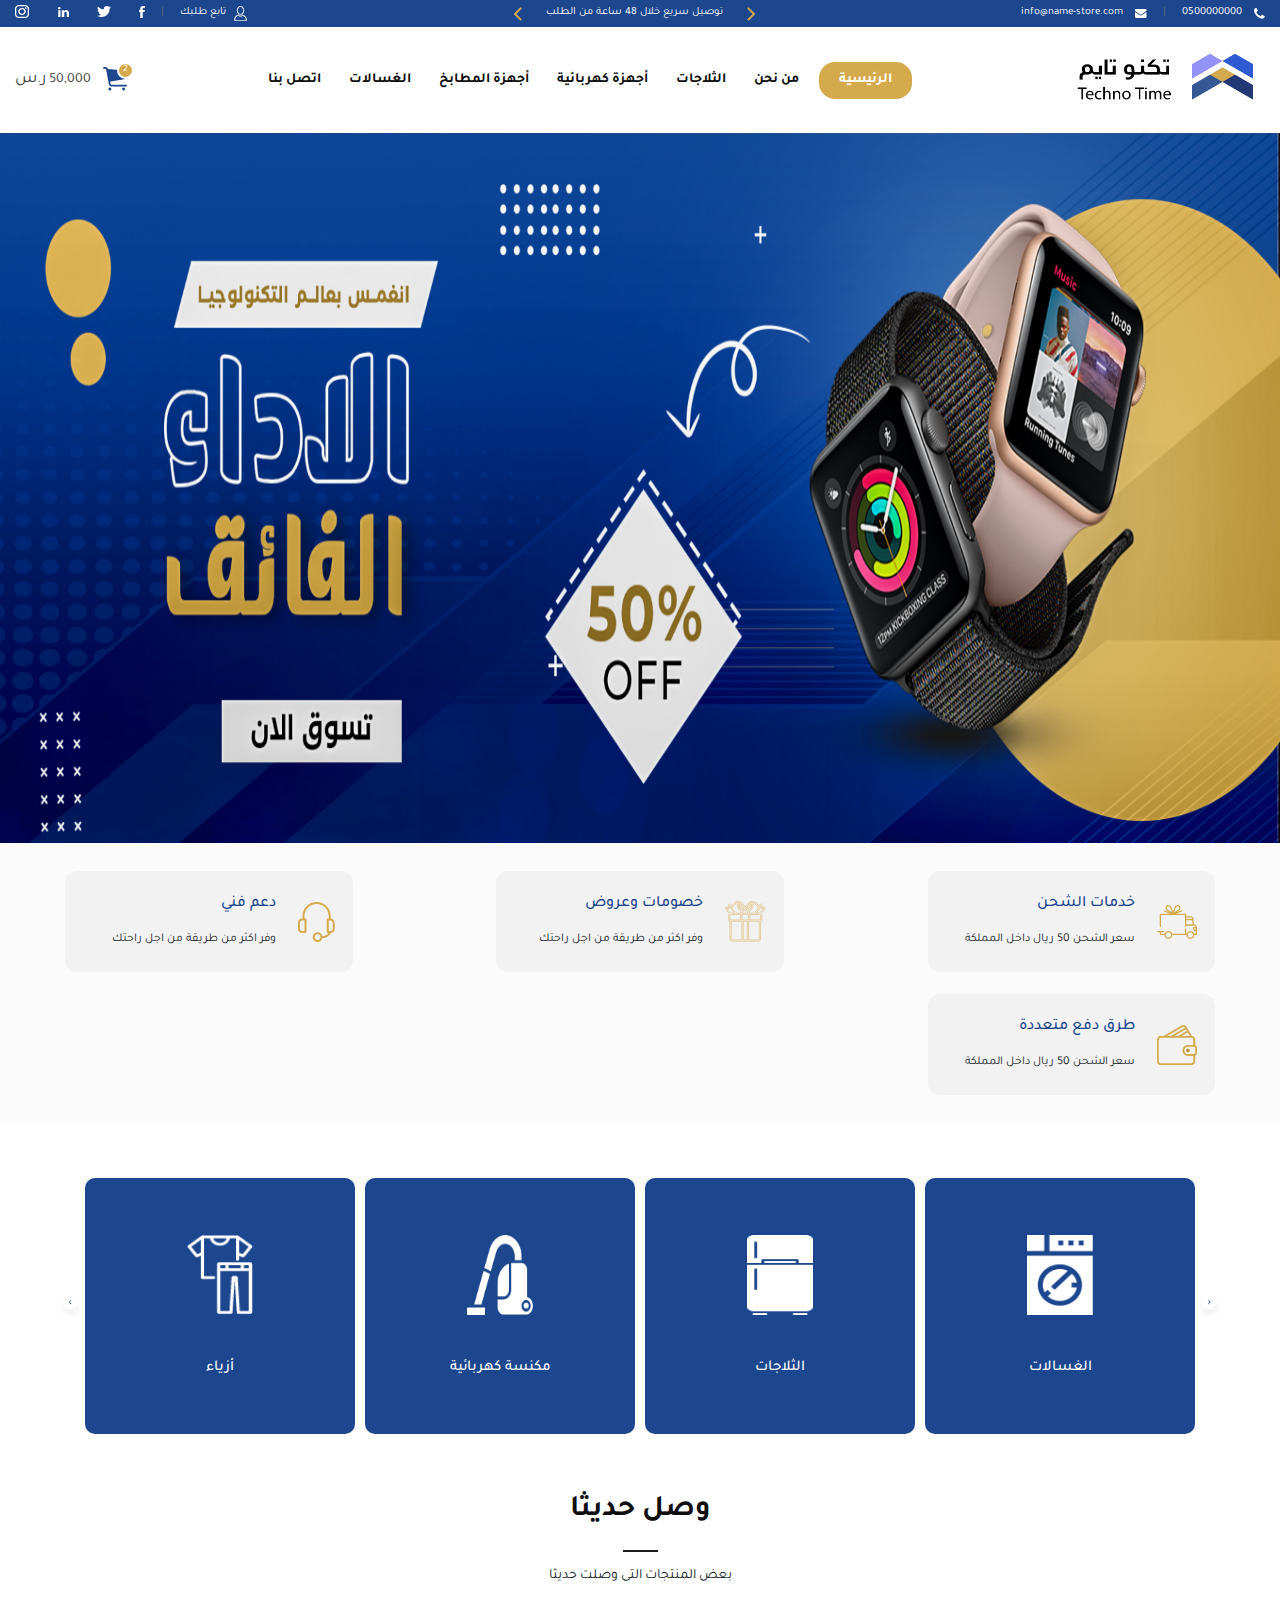
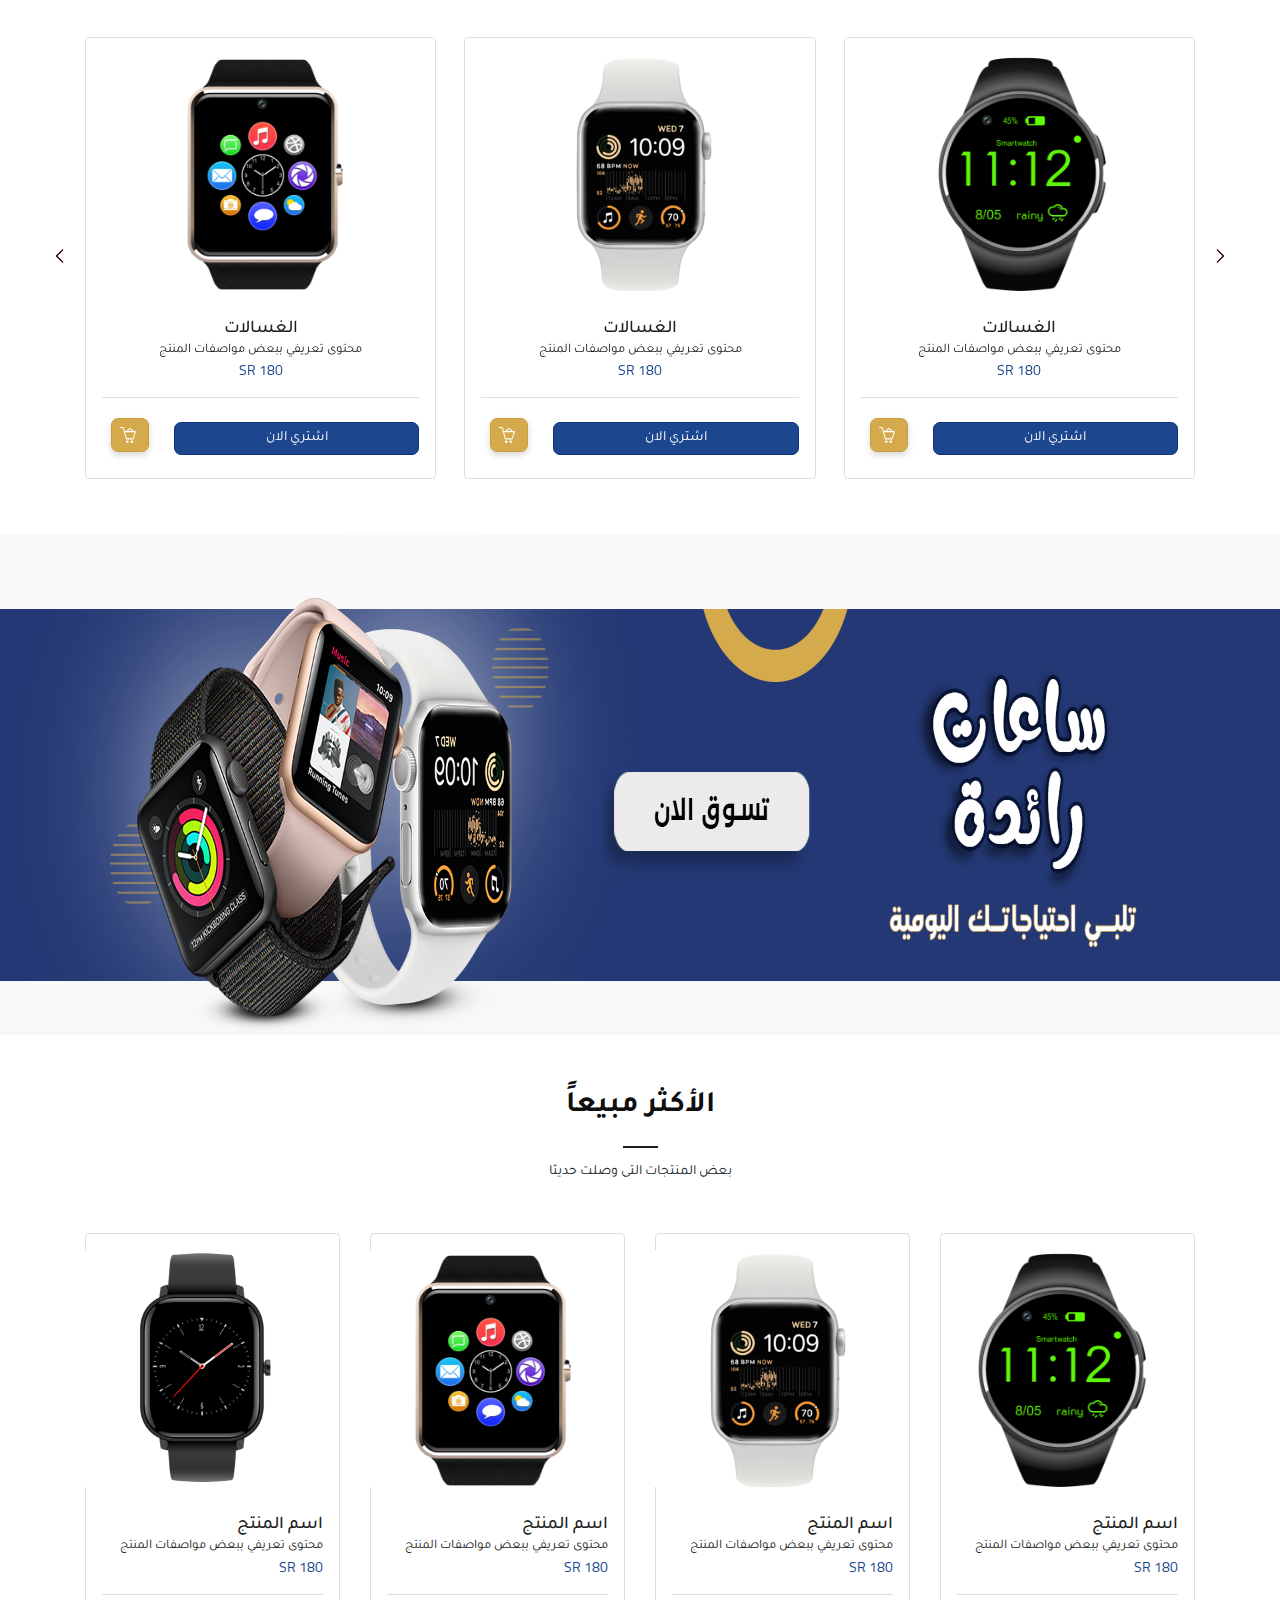
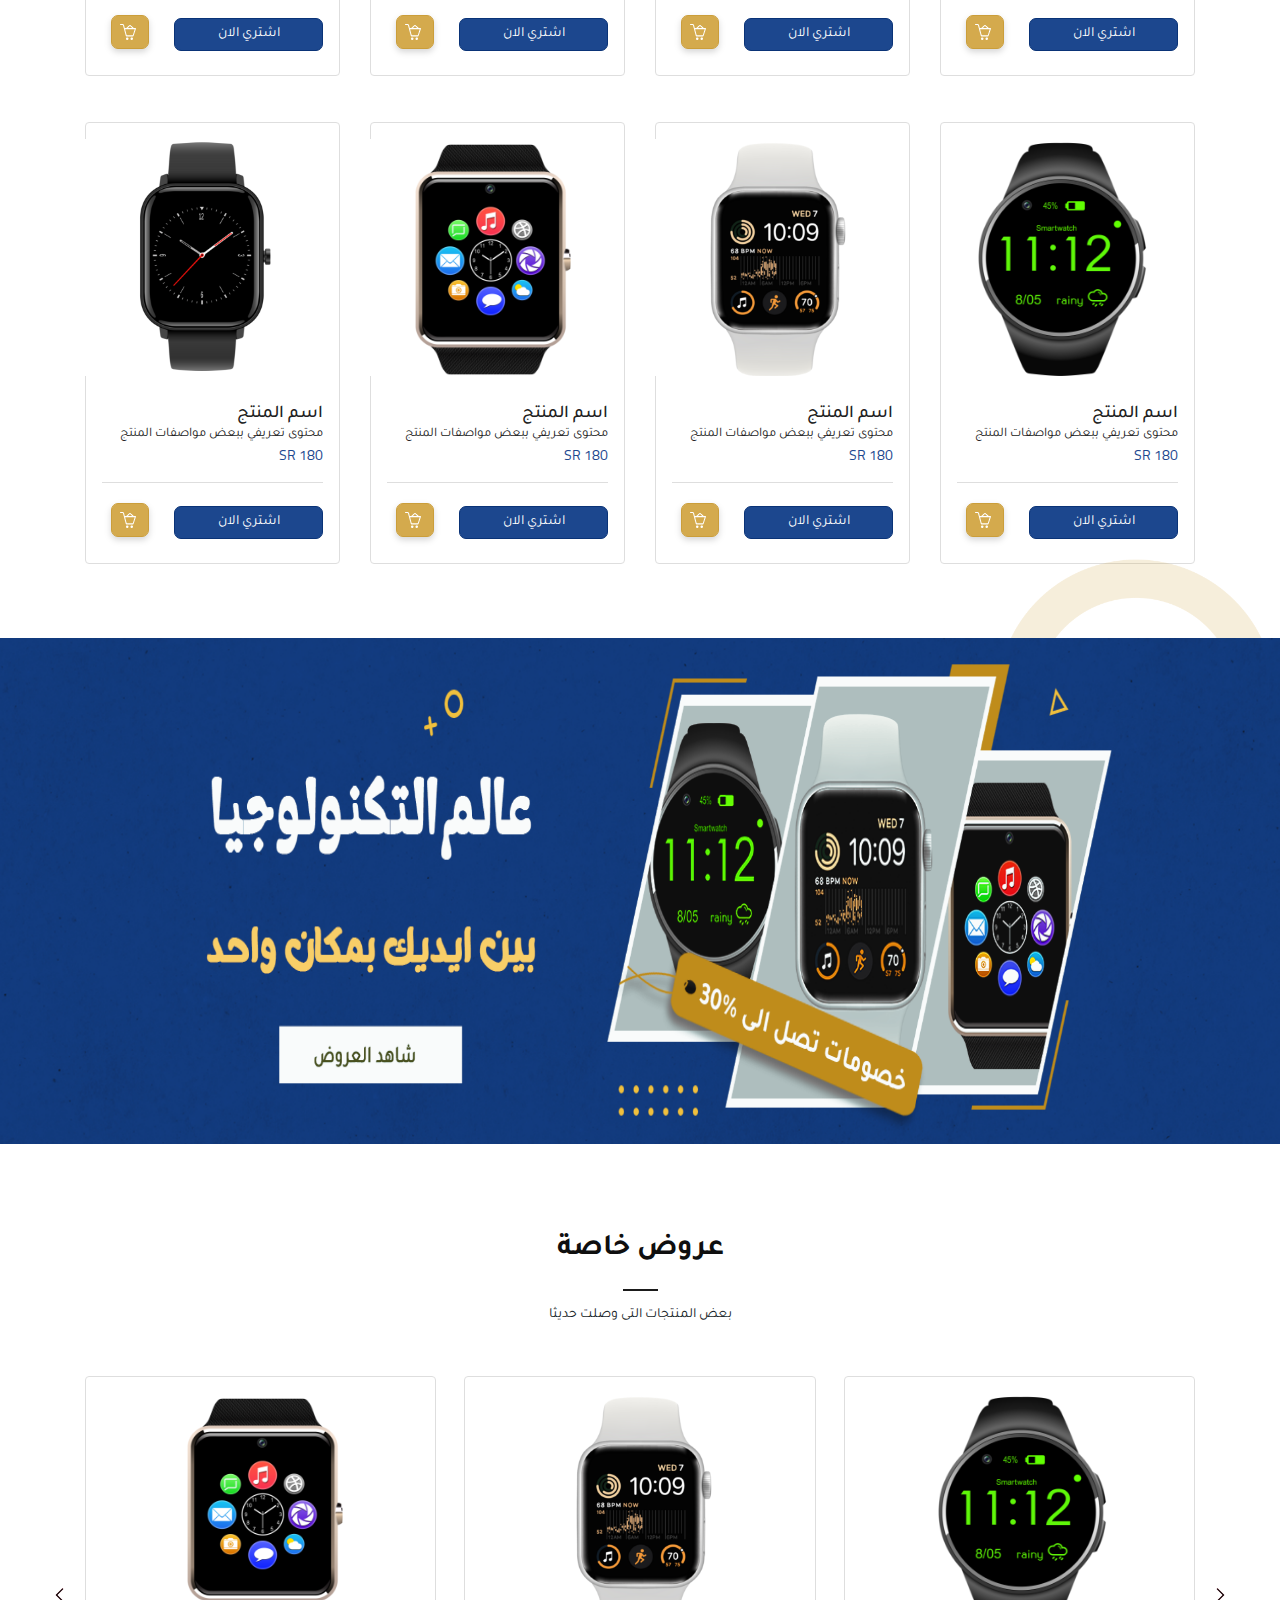
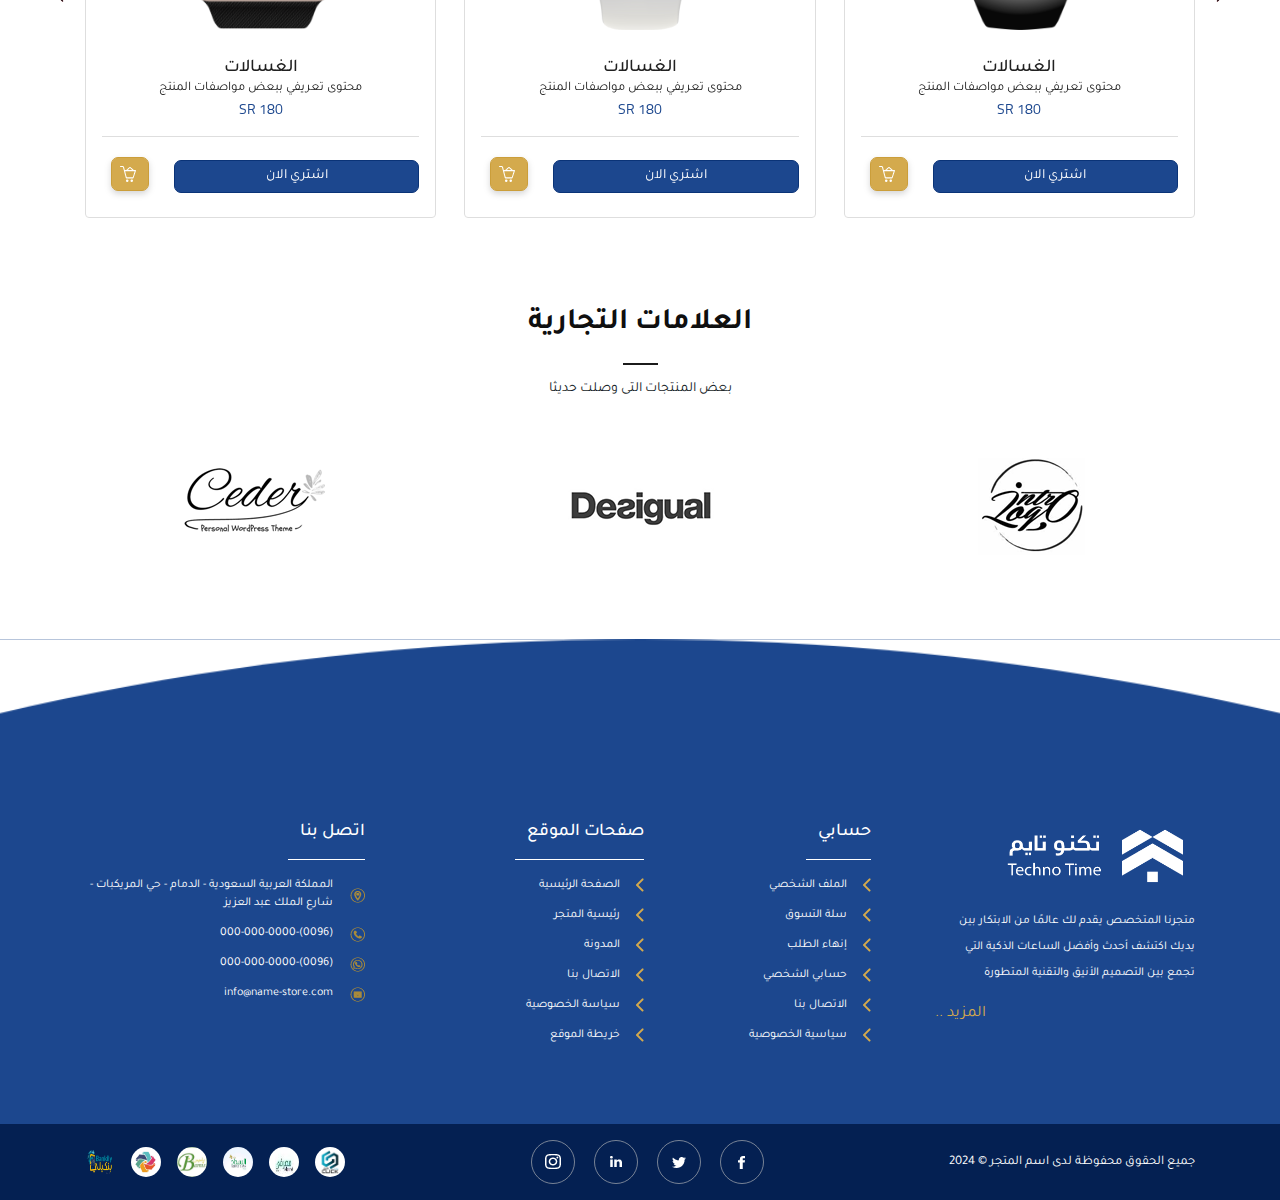
<file: index.html>
<!DOCTYPE html>
<html lang="en">

<head>
    <meta charset="UTF-8">
    <meta http-equiv="X-UA-Compatible" content="IE=edge">
    <meta name="viewport" content="width=device-width, initial-scale=1.0">
    <title>Home</title>
    <link rel="stylesheet" href="css/bootstrap-ar.min.css">
    <link rel="stylesheet" href="css/owl.carousel.min.css">
    <link rel="stylesheet" href="css/style.css">

</head>

<body>
    <div class="upper_nav">
        <div class="container-fluid">
            <div class="wrapper d-flex align-items-center justify-content-between">
                <div class="numbers d-flex align-items-center">
                    <div class="inner d-flex align-items-center">
                        <img src="imgs/mobile.png" alt="mobile" />
                        <span>0500000000</span>
                    </div>
                    <div class="separator">|</div>
                    <div class="inner d-flex align-items-center">
                        <img src="imgs/envelpoe.png" alt="envelpoe" />
                        <span> info@name-store.com</span>
                    </div>
                </div>
                <div class="content d-flex align-items-center">
                    <img src="imgs/arrow_right.png" alt="arrow_right">
                    <p>توصيل سريع خلال 48 ساعة من الطلب</p>
                    <img src="imgs/arrow_left.png" alt="arrow_left">
                </div>
                <div class="social d-flex align-items-center">
                    <div class="user d-flex align-items-center">
                        <img src="imgs/user.png" alt="user">
                        <span> تابع طلبك </span>
                    </div>
                    <div class="separator">|</div>
                    <div class="icons d-flex align-items-center">
                        <a href="#"> <img src="imgs/facebook.png" alt=""> </a>
                        <a href="#"> <img src="imgs/x.png" alt=""> </a>
                        <a href="#"> <img src="imgs/linkedin.png" alt=""> </a>
                        <a href="#"> <img src="imgs/instagram.png" alt=""> </a>
                    </div>
                </div>
            </div>
        </div>
    </div>
    <nav class="navbar navbar-expand-lg">
        <div class="container-fluid">
            <a class="navbar-brand" href="#">
                <img src="imgs/logo.png" width="206px" height="69px" />
            </a>
            <button class="navbar-toggler" type="button" data-toggle="collapse" data-target="#navbarSupportedContent"
                aria-controls="navbarSupportedContent" aria-expanded="false" aria-label="Toggle navigation">
                <i class="fas fa-bars"></i>
            </button>

            <div class="collapse navbar-collapse" id="navbarSupportedContent">
                <ul class="navbar-nav mr-auto ml-auto">
                    <li class="nav-item active">
                        <a data-target="ab" class="nav-link" href="#"> الرئيسية <span
                                class="sr-only">(current)</span></a>
                    </li>

                    <li class="nav-item">
                        <a data-target="ms" class="nav-link" href="#">من نحن </a>
                    </li>

                    <li class="nav-item">
                        <a data-target="vi" class="nav-link" href="#">الثلاجات</a>
                    </li>
                    <li class="nav-item">
                        <a data-target="wu" class="nav-link" href="#"> أجهزة كهربائية </a>
                    </li>
                    <li class="nav-item">
                        <a data-target="wu" class="nav-link" href="#"> أجهزة المطابخ </a>
                    </li>
                    <li class="nav-item">
                        <a data-target="wu" class="nav-link" href="#"> الغسالات </a>
                    </li>
                    <li class="nav-item">
                        <a data-target="wu" class="nav-link" href="#"> اتصل بنا </a>
                    </li>
                </ul>
                <div class="cart d-flex align-items-center">
                    <div class="cart_icon position-relative">
                        <img src="imgs/cart.png" alt="cart">
                        <span class="items  position-absolute"> 2 </span>
                    </div>
                    <div class="balance"> 50,000 <span>ر.س</span> </div>
                </div>
            </div>
        </div>
    </nav>
    <section class="hero">
        <img class="w-100 h-100" src="imgs/hero.png" alt="hero">
    </section>
    <section class="quick_links">
        <div class="container">
            <div class="row">
                <div class="col-lg-3">
                    <div class="content d-flex align-items-center">
                        <img src="imgs/quick_1.png" alt="delivery" />
                        <div class="inner">
                            <h4> خدمات الشحن </h4>
                            <p> سعر الشحن 50 ريال داخل المملكة </p>
                        </div>
                    </div>
                </div>
                <div class="col-lg-3">
                    <div class="content d-flex align-items-center">
                        <img src="imgs/quick_2.png" alt="delivery" />
                        <div class="inner">
                            <h4> خصومات وعروض </h4>
                            <p> وفر اكثر من طريقة من اجل راحتك</p>
                        </div>
                    </div>
                </div>
                <div class="col-lg-3">
                    <div class="content d-flex align-items-center">
                        <img src="imgs/quick_3.png" alt="delivery" />
                        <div class="inner">
                            <h4> دعم فني </h4>
                            <p> وفر اكثر من طريقة من اجل راحتك</p>
                        </div>
                    </div>
                </div>
                <div class="col-lg-3">
                    <div class="content d-flex align-items-center">
                        <img src="imgs/quick_4.png" alt="delivery" />
                        <div class="inner">
                            <h4> طرق دفع متعددة</h4>
                            <p> سعر الشحن 50 ريال داخل المملكة </p>
                        </div>
                    </div>
                </div>
            </div>
        </div>
    </section>

    <section class="categories">
        <div class="container">
            <div class="owl-carousel categories_owl owl-theme">
                <div class="d-flex flex-column">
                    <img src="imgs/categories/washing-machine.png" alt="washing-machine" />
                    <h4> الغسالات </h4>
                </div>
                <div class="d-flex flex-column">
                    <img src="imgs/categories/Kulkas.png" alt="washing-machine" />
                    <h4> الثلاجات </h4>
                </div>
                <div class="d-flex flex-column">
                    <img src="imgs/categories/sweeper.png" alt="washing-machine" />
                    <h4> مكنسة كهربائية </h4>
                </div>
                <div class="d-flex flex-column">
                    <img src="imgs/categories/cloth.png" alt="washing-machine" />
                    <h4> أزياء </h4>
                </div>
                <div class="d-flex flex-column">
                    <img src="imgs/categories/dumble.png" alt="washing-machine" />
                    <h4> رياضة </h4>
                </div>
                <div class="d-flex flex-column">
                    <img src="imgs/categories/shopping.png" alt="washing-machine" />
                    <h4> الأحذية والشنط </h4>
                </div>
                <div class="d-flex flex-column">
                    <img src="imgs/categories/cloth.png" alt="washing-machine" />
                    <h4> أزياء </h4>
                </div>
                <div class="d-flex flex-column">
                    <img src="imgs/categories/dumble.png" alt="washing-machine" />
                    <h4> رياضة </h4>
                </div>
                <div class="d-flex flex-column"> <img src="imgs/categories/shopping.png" alt="washing-machine" />
                    <h4> الأحذية والشنط </h4>
                </div>
            </div>
        </div>
    </section>

    <section class="new_arrivals">
        <div class="container">
            <div class="main_heading d-flex align-items-center flex-column">
                <span class="d-block">وصل حديثا </span>
                <img src="imgs/line.png" alt="line" />
                <p> بعض المنتجات التى وصلت حديثا</p>
            </div>

            <div class="owl-carousel new_arrivals_owl owl-theme">
                <div class="d-flex flex-column">
                    <img src="imgs/new/1.png" alt="new arrivals" />
                    <div class="poduct_info">
                        <h4> الغسالات </h4>
                        <p> محتوى تعريفي ببعض مواصفات المنتج </p>
                        <span> 180 SR </span>
                    </div>
                    <div class="actions">
                        <a class="button" href="#"> اشتري الان </a>
                        <a href="#"> <img src="imgs/prod_cart.png" alt="cart"></a>
                    </div>
                </div>
                <div class="d-flex flex-column">
                    <img src="imgs/new/2.png" alt="new arrivals" />
                    <div class="poduct_info">
                        <h4> الغسالات </h4>
                        <p> محتوى تعريفي ببعض مواصفات المنتج </p>
                        <span> 180 SR </span>
                    </div>
                    <div class="actions">
                        <a class="button" href="#"> اشتري الان </a>
                        <a href="#"> <img src="imgs/prod_cart.png" alt="cart"></a>
                    </div>
                </div>
                <div class="d-flex flex-column">
                    <img src="imgs/new/3.png" alt="new arrivals" />
                    <div class="poduct_info">
                        <h4> الغسالات </h4>
                        <p> محتوى تعريفي ببعض مواصفات المنتج </p>
                        <span> 180 SR </span>
                    </div>
                    <div class="actions">
                        <a class="button" href="#"> اشتري الان </a>
                        <a href="#"> <img src="imgs/prod_cart.png" alt="cart"></a>
                    </div>
                </div>
                <div class="d-flex flex-column">
                    <img src="imgs/new/4.png" alt="new arrivals" />
                    <div class="poduct_info">
                        <h4> الغسالات </h4>
                        <p> محتوى تعريفي ببعض مواصفات المنتج </p>
                        <span> 180 SR </span>
                    </div>
                    <div class="actions">
                        <a class="button" href="#"> اشتري الان </a>
                        <a href="#"> <img src="imgs/prod_cart.png" alt="cart"></a>
                    </div>
                </div>

            </div>
        </div>
    </section>
    <section class="needs">
        <img src="imgs/needa.png" alt="needa" />
    </section>

    <section class="best_seller">
        <div class="container">
            <div class="main_heading d-flex align-items-center flex-column">
                <span class="d-block"> الأكثر مبيعاً </span>
                <img src="imgs/line.png" alt="line" />
                <p> بعض المنتجات التى وصلت حديثا </p>
            </div>

            <div class="row">
                <div class="col-lg-3 col-md-6">
                    <div class="content d-flex flex-column ">
                        <img src="imgs/new/1.png" alt="new arrivals" />
                        <div class="poduct_info">
                            <h4> اسم المنتج </h4>
                            <p> محتوى تعريفي ببعض مواصفات المنتج </p>
                            <span> 180 SR </span>
                        </div>
                        <div class="actions">
                            <a class="button" href="#"> اشتري الان </a>
                            <a href="#"> <img src="imgs/prod_cart.png" alt="cart"></a>
                        </div>
                    </div>
                </div>
                <div class="col-lg-3 col-md-6">
                    <div class="content d-flex flex-column ">
                        <img src="imgs/new/2.png" alt="new arrivals" />
                        <div class="poduct_info">
                            <h4> اسم المنتج </h4>
                            <p> محتوى تعريفي ببعض مواصفات المنتج </p>
                            <span> 180 SR </span>
                        </div>
                        <div class="actions">
                            <a class="button" href="#"> اشتري الان </a>
                            <a href="#"> <img src="imgs/prod_cart.png" alt="cart"></a>
                        </div>
                    </div>
                </div>
                <div class="col-lg-3 col-md-6">
                    <div class="content d-flex flex-column ">
                        <img src="imgs/new/3.png" alt="new arrivals" />
                        <div class="poduct_info">
                            <h4> اسم المنتج </h4>
                            <p> محتوى تعريفي ببعض مواصفات المنتج </p>
                            <span> 180 SR </span>
                        </div>
                        <div class="actions">
                            <a class="button" href="#"> اشتري الان </a>
                            <a href="#"> <img src="imgs/prod_cart.png" alt="cart"></a>
                        </div>
                    </div>
                </div>
                <div class="col-lg-3 col-md-6">
                    <div class="content d-flex flex-column ">
                        <img src="imgs/new/4.png" alt="new arrivals" />
                        <div class="poduct_info">
                            <h4> اسم المنتج </h4>
                            <p> محتوى تعريفي ببعض مواصفات المنتج </p>
                            <span> 180 SR </span>
                        </div>
                        <div class="actions">
                            <a class="button" href="#"> اشتري الان </a>
                            <a href="#"> <img src="imgs/prod_cart.png" alt="cart"></a>
                        </div>
                    </div>
                </div>
                <div class="col-lg-3 col-md-6">
                    <div class="content d-flex flex-column ">
                        <img src="imgs/new/1.png" alt="new arrivals" />
                        <div class="poduct_info">
                            <h4> اسم المنتج </h4>
                            <p> محتوى تعريفي ببعض مواصفات المنتج </p>
                            <span> 180 SR </span>
                        </div>
                        <div class="actions">
                            <a class="button" href="#"> اشتري الان </a>
                            <a href="#"> <img src="imgs/prod_cart.png" alt="cart"></a>
                        </div>
                    </div>
                </div>
                <div class="col-lg-3 col-md-6">
                    <div class="content d-flex flex-column ">
                        <img src="imgs/new/2.png" alt="new arrivals" />
                        <div class="poduct_info">
                            <h4> اسم المنتج </h4>
                            <p> محتوى تعريفي ببعض مواصفات المنتج </p>
                            <span> 180 SR </span>
                        </div>
                        <div class="actions">
                            <a class="button" href="#"> اشتري الان </a>
                            <a href="#"> <img src="imgs/prod_cart.png" alt="cart"></a>
                        </div>
                    </div>
                </div>
                <div class="col-lg-3 col-md-6">
                    <div class="content d-flex flex-column ">
                        <img src="imgs/new/3.png" alt="new arrivals" />
                        <div class="poduct_info">
                            <h4> اسم المنتج </h4>
                            <p> محتوى تعريفي ببعض مواصفات المنتج </p>
                            <span> 180 SR </span>
                        </div>
                        <div class="actions">
                            <a class="button" href="#"> اشتري الان </a>
                            <a href="#"> <img src="imgs/prod_cart.png" alt="cart"></a>
                        </div>
                    </div>
                </div>
                <div class="col-lg-3 col-md-6">
                    <div class="content d-flex flex-column ">
                        <img src="imgs/new/4.png" alt="new arrivals" />
                        <div class="poduct_info">
                            <h4> اسم المنتج </h4>
                            <p> محتوى تعريفي ببعض مواصفات المنتج </p>
                            <span> 180 SR </span>
                        </div>
                        <div class="actions">
                            <a class="button" href="#"> اشتري الان </a>
                            <a href="#"> <img src="imgs/prod_cart.png" alt="cart"></a>
                        </div>
                    </div>
                </div>
            </div>
        </div>
    </section>



    <section class="offers">
        <img class="main_img" src="imgs/offers.png" alt="offers" />
        <img class="shape" src="imgs/shape.png" alt="shape" />
    </section>


    <section class="new_arrivals special_offers">
        <div class="container">
            <div class="main_heading d-flex align-items-center flex-column">
                <span class="d-block"> عروض خاصة </span>
                <img src="imgs/line.png" alt="line" />
                <p> بعض المنتجات التى وصلت حديثا</p>
            </div>

            <div class="owl-carousel special_offers_owl owl-theme">
                <div class="d-flex flex-column">
                    <img src="imgs/new/1.png" alt="new arrivals" />
                    <div class="poduct_info">
                        <h4> الغسالات </h4>
                        <p> محتوى تعريفي ببعض مواصفات المنتج </p>
                        <span> 180 SR </span>
                    </div>
                    <div class="actions">
                        <a class="button" href="#"> اشتري الان </a>
                        <a href="#"> <img src="imgs/prod_cart.png" alt="cart"></a>
                    </div>
                </div>
                <div class="d-flex flex-column">
                    <img src="imgs/new/2.png" alt="new arrivals" />
                    <div class="poduct_info">
                        <h4> الغسالات </h4>
                        <p> محتوى تعريفي ببعض مواصفات المنتج </p>
                        <span> 180 SR </span>
                    </div>
                    <div class="actions">
                        <a class="button" href="#"> اشتري الان </a>
                        <a href="#"> <img src="imgs/prod_cart.png" alt="cart"></a>
                    </div>
                </div>
                <div class="d-flex flex-column">
                    <img src="imgs/new/3.png" alt="new arrivals" />
                    <div class="poduct_info">
                        <h4> الغسالات </h4>
                        <p> محتوى تعريفي ببعض مواصفات المنتج </p>
                        <span> 180 SR </span>
                    </div>
                    <div class="actions">
                        <a class="button" href="#"> اشتري الان </a>
                        <a href="#"> <img src="imgs/prod_cart.png" alt="cart"></a>
                    </div>
                </div>
                <div class="d-flex flex-column">
                    <img src="imgs/new/4.png" alt="new arrivals" />
                    <div class="poduct_info">
                        <h4> الغسالات </h4>
                        <p> محتوى تعريفي ببعض مواصفات المنتج </p>
                        <span> 180 SR </span>
                    </div>
                    <div class="actions">
                        <a class="button" href="#"> اشتري الان </a>
                        <a href="#"> <img src="imgs/prod_cart.png" alt="cart"></a>
                    </div>
                </div>

            </div>
        </div>
    </section>

    <section class="partners">
        <div class="container">
            <div class="main_heading d-flex align-items-center flex-column">
                <span class="d-block"> العلامات التجارية </span>
                <img src="imgs/line.png" alt="line" />
                <p> بعض المنتجات التى وصلت حديثا</p>
            </div>
            <div class="owl-carousel partners_owl owl-theme">
                <div>
                    <img src="imgs/partner_1.png" alt="">
                </div>
                <div>
                    <img src="imgs/partner_2.png" alt="">
                </div>
                <div>
                    <img src="imgs/partner_3.png" alt="">
                </div>
                <div>
                    <img src="imgs/partner_1.png" alt="">
                </div>
                <div>
                    <img src="imgs/partner_2.png" alt="">
                </div>
                <div>
                    <img src="imgs/partner_3.png" alt="">
                </div>
            </div>
        </div>
    </section>

    <footer>
        <div class="container">
            <div class="inner d-flex align-items-start justify-content-between">
                <div class="right d-flex align-items-start">
                    <div class="footer_logo">
                        <img src="imgs/ligt.png" alt="footer logo" />
                        <p>متجرنا المتخصص يقدم لك عالمًا من الابتكار بين يديك
                            اكتشف أحدث وأفضل الساعات الذكية التي تجمع بين
                            التصميم الأنيق والتقنية المتطورة
                        </p>
                        <span> المزيد .. </span>
                    </div>
                    <div class="footer_links">
                        <h5> حسابي </h5>
                        <div class="link d-flex align-items-center">
                            <img src="imgs/arrow_left.png" alt="arrow_left" />
                            <a href="#"> الملف الشخصي </a>
                        </div>
                        <div class="link d-flex align-items-center">
                            <img src="imgs/arrow_left.png" alt="arrow_left" />
                            <a href="#">سلة التسوق </a>
                        </div>
                        <div class="link d-flex align-items-center">
                            <img src="imgs/arrow_left.png" alt="arrow_left" />
                            <a href="#"> إنهاء الطلب </a>
                        </div>
                        <div class="link d-flex align-items-center">
                            <img src="imgs/arrow_left.png" alt="arrow_left" />
                            <a href="#">حسابي الشخصي </a>
                        </div>
                        <div class="link d-flex align-items-center">
                            <img src="imgs/arrow_left.png" alt="arrow_left" />
                            <a href="#">الاتصال بنا </a>
                        </div>
                        <div class="link d-flex align-items-center">
                            <img src="imgs/arrow_left.png" alt="arrow_left" />
                            <a href="#"> سياسية الخصوصية </a>
                        </div>
                    </div>
                </div>
                <div class="left d-flex align-items-start">
                    <div class="footer_links">
                        <h5> صفحات الموقع </h5>
                        <div class="link d-flex align-items-center">
                            <img src="imgs/arrow_left.png" alt="arrow_left" />
                            <a href="#"> الصفحة الرئيسية </a>
                        </div>
                        <div class="link d-flex align-items-center">
                            <img src="imgs/arrow_left.png" alt="arrow_left" />
                            <a href="#"> رئيسية المتجر </a>
                        </div>
                        <div class="link d-flex align-items-center">
                            <img src="imgs/arrow_left.png" alt="arrow_left" />
                            <a href="#"> المدونة </a>
                        </div>
                        <div class="link d-flex align-items-center">
                            <img src="imgs/arrow_left.png" alt="arrow_left" />
                            <a href="#"> الاتصال بنا </a>
                        </div>
                        <div class="link d-flex align-items-center">
                            <img src="imgs/arrow_left.png" alt="arrow_left" />
                            <a href="#"> سياسة الخصوصية </a>
                        </div>
                        <div class="link d-flex align-items-center">
                            <img src="imgs/arrow_left.png" alt="arrow_left" />
                            <a href="#"> خريطة الموقع </a>
                        </div>
                    </div>
                    <div class="footer_links">
                        <h5> اتصل بنا </h5>
                        <div class="link d-flex align-items-center">
                            <img src="imgs/location.png" alt="location" />
                            <p class="location_p">المملكة العربية السعودية - الدمام - حي المريكبات - شارع الملك عبد
                                العزيز </p>
                        </div>
                        <div class="link d-flex align-items-center">
                            <img src="imgs/phone.png" alt="phone" />
                            <p> (0096)-000-000-0000 </p>
                        </div>
                        <div class="link d-flex align-items-center">
                            <img src="imgs/whatsapp.png" alt="whatsapp" />
                            <p> (0096)-000-000-0000 </p>
                        </div>
                        <div class="link d-flex align-items-center">
                            <img src="imgs/message.png" alt="message" />
                            <p> info@name-store.com </p>
                        </div>
                    </div>
                </div>
            </div>
        </div>

        <div class="lower_footer">
            <div class="container">
                <div class="lower_content d-flex align-items-center justify-content-between">
                    <div class="copy">
                        <p>جميع الحقوق محفوظة لدى اسم المتجر © 2024</p>
                    </div>
                    <div class="social d-flex align-items-center">
                        <a href="#"> <img src="imgs/Group 464.png" alt="facebook"> </a>
                        <a href="#"> <img src="imgs/Group 465.png" alt="twitter'"> </a>
                        <a href="#"> <img src="imgs/Group 466.png" alt="linkedin'"> </a>
                        <a href="#"> <img src="imgs/Group 467.png" alt="instagram'"> </a>
                    </div>
                    <div class="gateway d-flex align-items-center">
                        <img src="imgs/credit.png" alt="cardit" />
                        <img src="imgs/fr.jpg" alt="cardit" />
                        <img src="imgs/sadad.jpeg" alt="cardit" />
                        <img src="imgs/credit_4.jpg" alt="cardit" />
                        <img src="imgs/credit_5.jpg" alt="cardit" />
                        <img src="imgs/bankily.png" alt="cardit" />

                    </div>
                </div>
            </div>
        </div>
    </footer>


    <script src="js/jquery-3.2.1.min.js"></script>
    <script src="js/popper.min.js"></script>
    <script src="js/bootstrap.min.js"></script>
    <script src="js/owl.carousel.min.js"></script>
    <script src="js/main.js"></script>
</body>

</html>
</file>
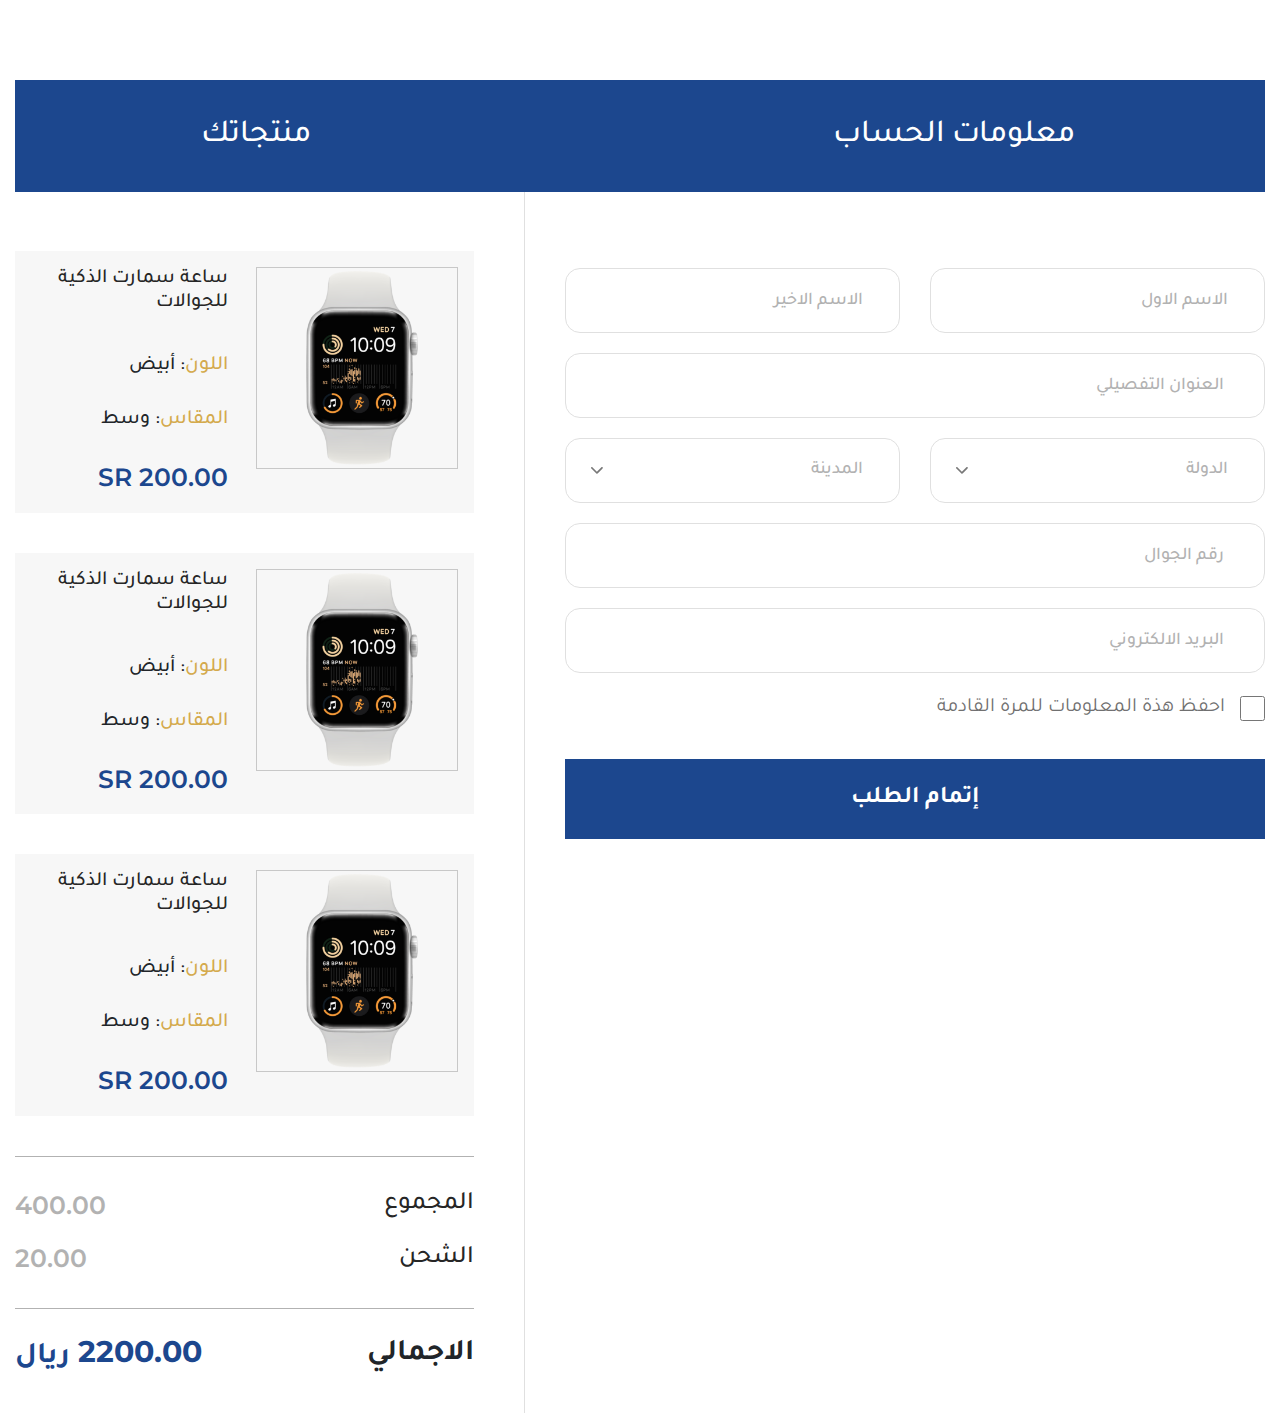
<file: checkout.html>
<!DOCTYPE html>
<html lang="en">

<head>
    <meta charset="UTF-8">
    <meta http-equiv="X-UA-Compatible" content="IE=edge">
    <meta name="viewport" content="width=device-width, initial-scale=1.0">
    <title>Home</title>
    <link rel="stylesheet" href="css/bootstrap-ar.min.css">
    <link rel="stylesheet" href="css/owl.carousel.min.css">
    <link rel="stylesheet" href="css/style.css">

</head>

<body>
    <section class="checkout">
        <div class="container-fluid">
            <div class="header d-flex align-items-center justify-content-between">
                <h3> معلومات الحساب </h3>
                <span> منتجاتك </span>
            </div>
        </div>
    </section>
    <section class="checkout_data">
        <div class="container-fluid">
            <div class="wrapper  d-flex align-items-start">
                <div class="account">
                    <form action="">
                        <div class="row">
                            <div class="col-lg-6">
                                <input placeholder="الاسم الاول" type="text" />
                            </div>
                            <div class="col-lg-6">
                                <input placeholder="الاسم الاخير" type="text" />
                            </div>
                            <div class="col-lg-12">
                                <input placeholder=" العنوان التفصيلي " type="text" />
                            </div>
                            <div class="col-lg-6">
                                <select class="custom-select">
                                    <option selected>الدولة</option>
                                    <option value="1">One</option>
                                    <option value="2">Two</option>
                                    <option value="3">Three</option>
                                </select>
                            </div>
                            <div class="col-lg-6">
                                <select class="custom-select">
                                    <option selected>المدينة</option>
                                    <option value="1">One</option>
                                    <option value="2">Two</option>
                                    <option value="3">Three</option>
                                </select>
                            </div>
                            <div class="col-lg-12">
                                <input placeholder=" رقم الجوال  " type="text" />
                            </div>
                            <div class="col-lg-12">
                                <input placeholder=" البريد الالكتروني " type="email" />
                            </div>
                            <div class="save col-lg-12">
                                <input type="checkbox" name="save" id="" />
                                <label for="save">احفظ هذة المعلومات للمرة القادمة</label>
                            </div>
                            <div class="col-lg-12">
                                <button class="w-100" type="submit"> إتمام الطلب </button>
                            </div>
                        </div>
                    </form>
                </div>
                <div class="prods">
                    <div class="wrapper">
                        <div class="product d-flex">
                            <img src="imgs/3-p.png" alt="">
                            <div class="prod_data">
                                <h4> ساعة سمارت الذكية للجوالات </h4>
                                <div class="color d-flex align-items-center">
                                    <h5> اللون </h5>
                                    <span>: أبيض</span>
                                </div>
                                <div class="size d-flex align-items-center">
                                    <h5> المقاس </h5>
                                    <span>: وسط </span>
                                </div>
                                <div class="price"> SR 200.00 </div>
                            </div>
                        </div>
                        <div class="product d-flex">
                            <img src="imgs/3-p.png" alt="">
                            <div class="prod_data">
                                <h4> ساعة سمارت الذكية للجوالات </h4>
                                <div class="color d-flex align-items-center">
                                    <h5> اللون </h5>
                                    <span>: أبيض</span>
                                </div>
                                <div class="size d-flex align-items-center">
                                    <h5> المقاس </h5>
                                    <span>: وسط </span>
                                </div>
                                <div class="price"> SR 200.00 </div>
                            </div>
                        </div>
                        <div class="product d-flex">
                            <img src="imgs/3-p.png" alt="">
                            <div class="prod_data">
                                <h4> ساعة سمارت الذكية للجوالات </h4>
                                <div class="color d-flex align-items-center">
                                    <h5> اللون </h5>
                                    <span>: أبيض</span>
                                </div>
                                <div class="size d-flex align-items-center">
                                    <h5> المقاس </h5>
                                    <span>: وسط </span>
                                </div>
                                <div class="price"> SR 200.00 </div>
                            </div>
                        </div>
                        <div class="total">
                            <div class="tot d-flex align-items-center justify-content-between">
                                <h4> المجموع</h4>
                                <span>400.00</span>
                            </div>
                            <div class="del d-flex align-items-center justify-content-between">
                                <h4>الشحن </h4>
                                <span> 20.00 </span>
                            </div>
                        </div>
                        <div class="sub d-flex align-items-center justify-content-between">
                            <h3> الاجمالي  </h3>
                            <span> <span> 2200.00 </span>  ريال  </span>
                        </div>
                    </div>
                </div>
            </div>
        </div>
    </section>
</body>

</html>
</file>
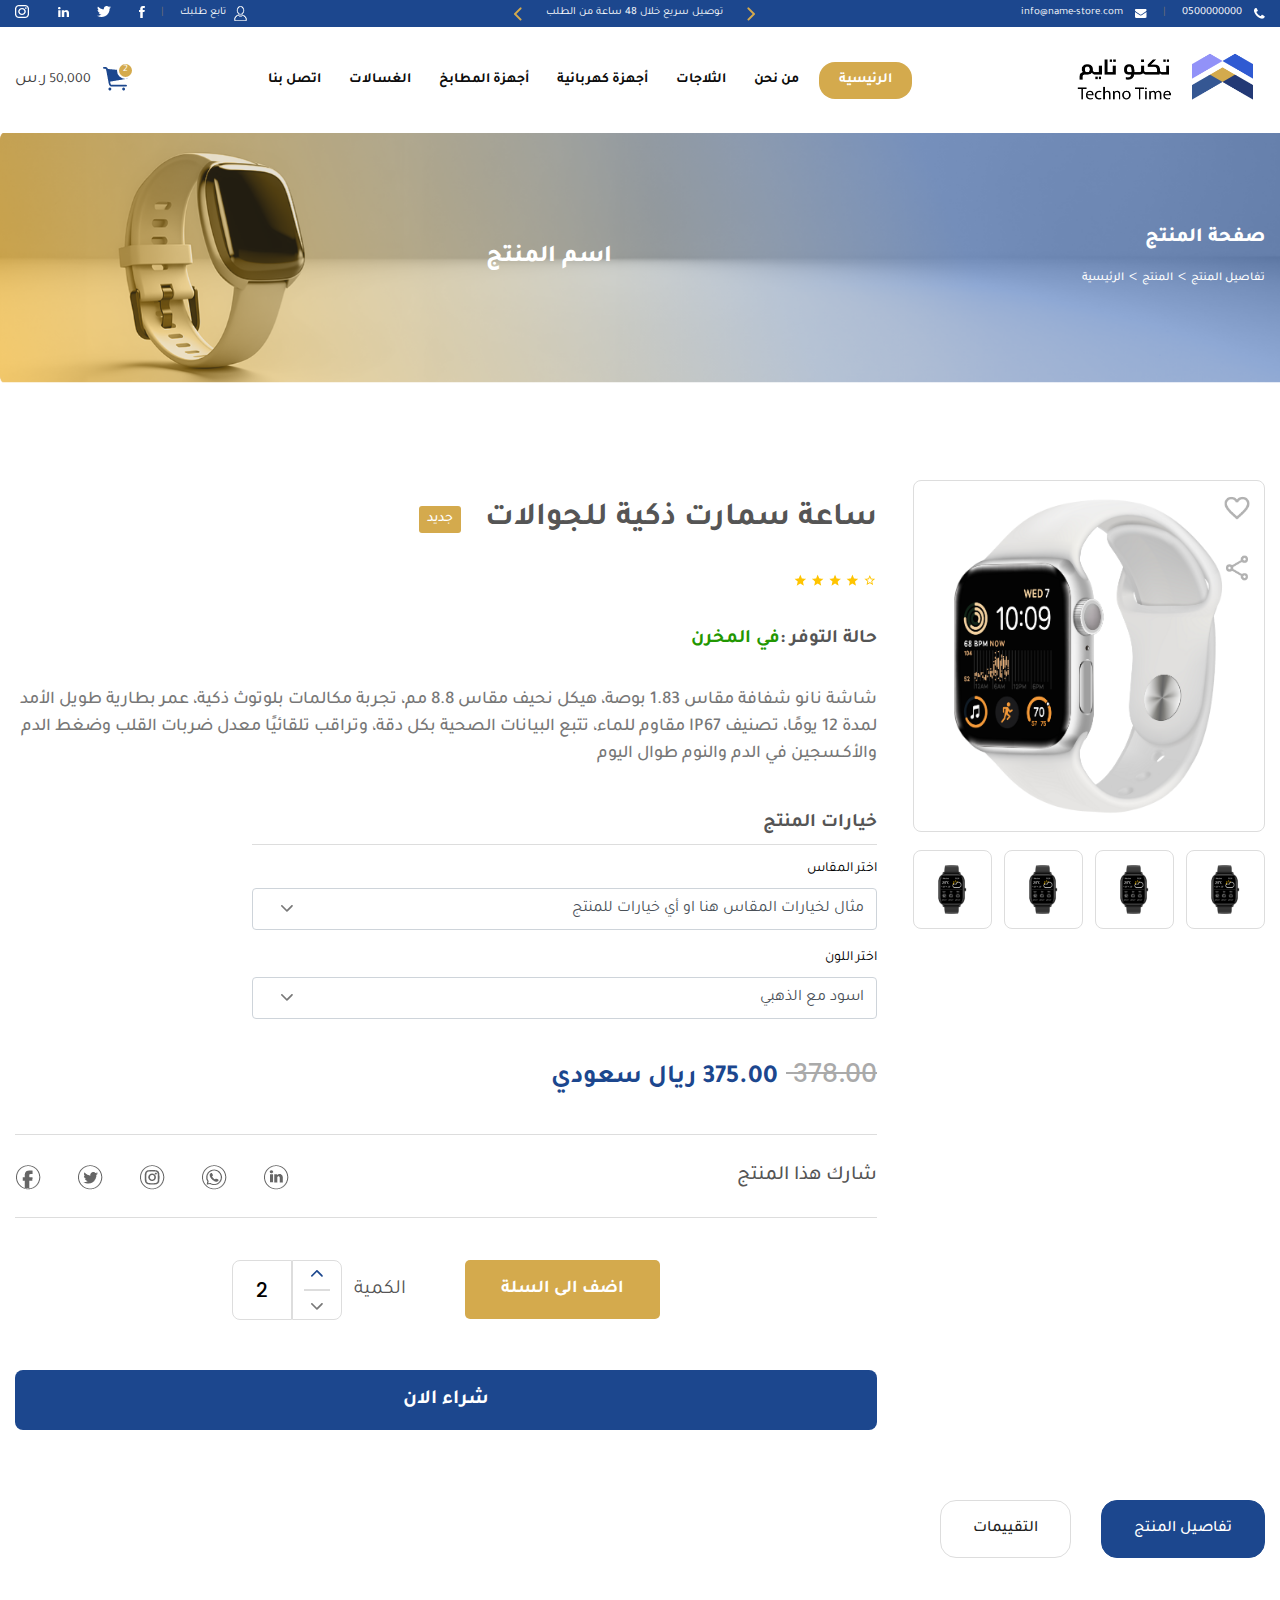
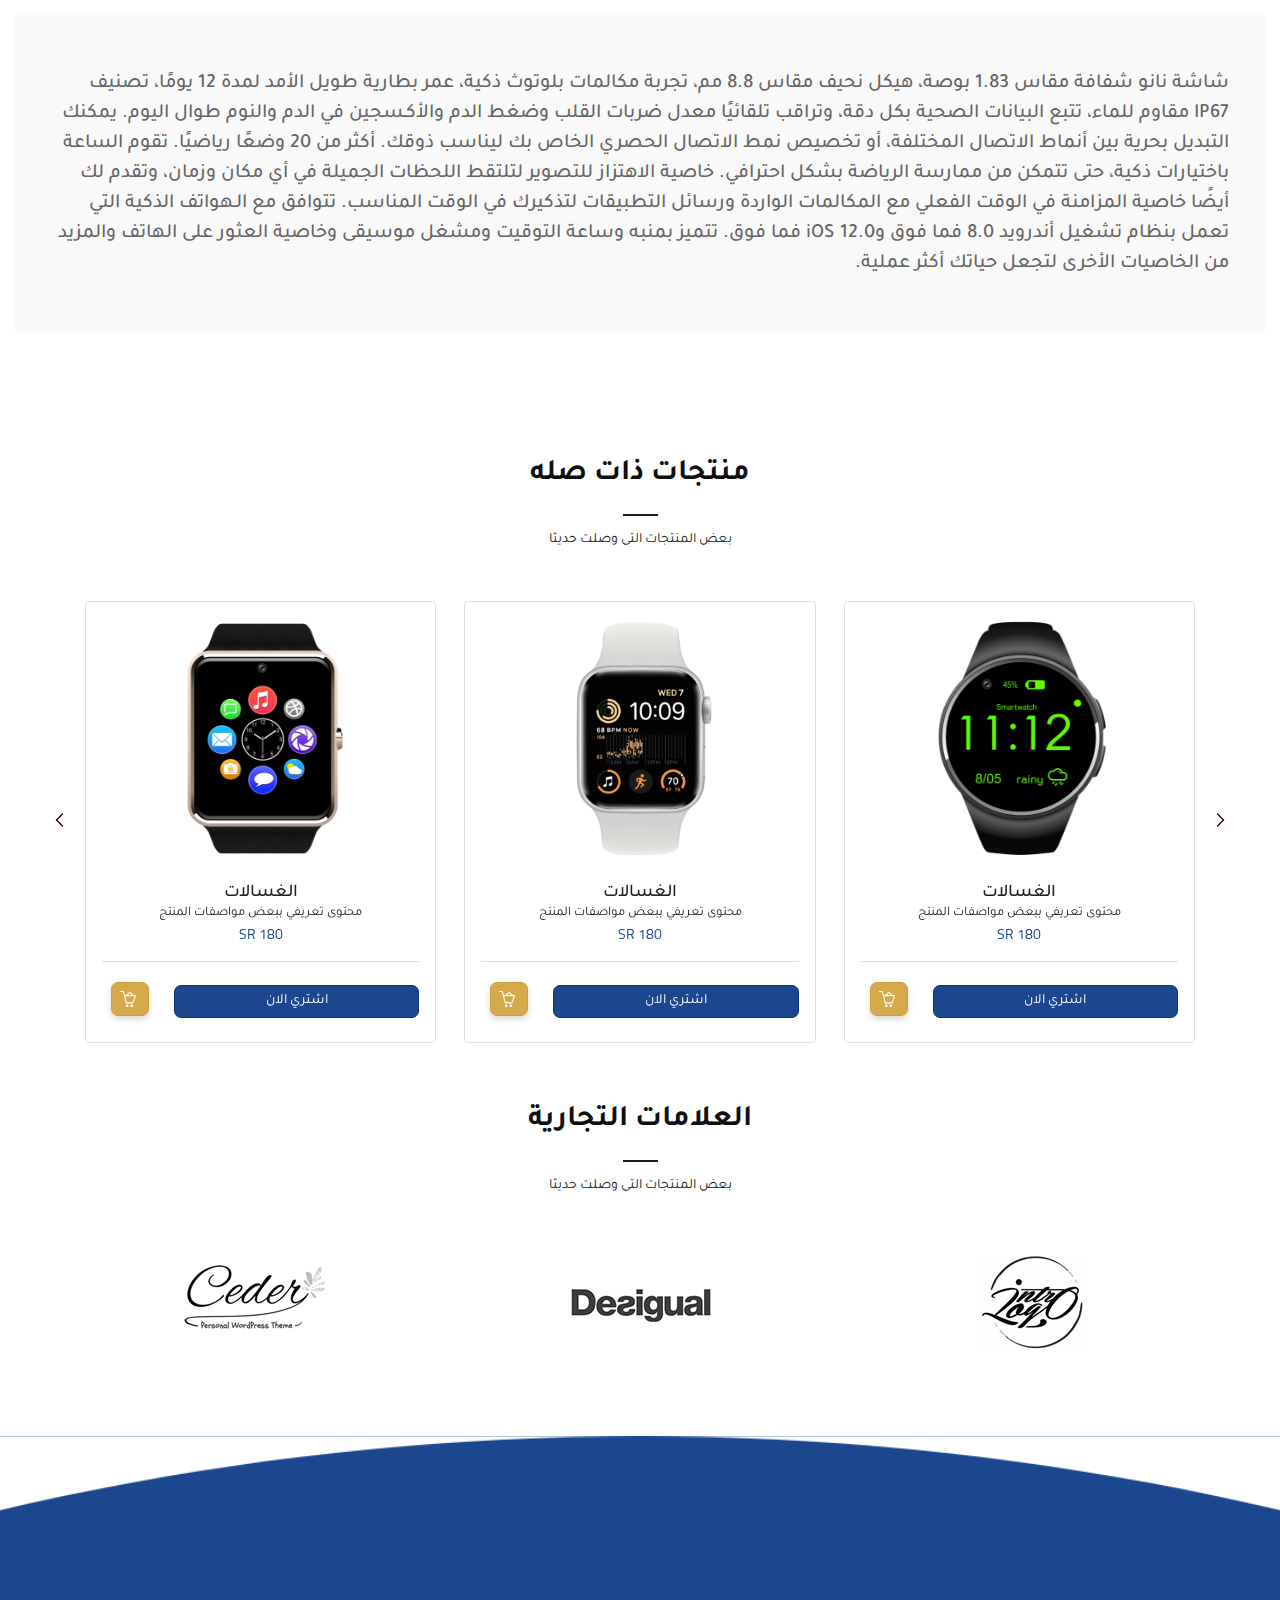
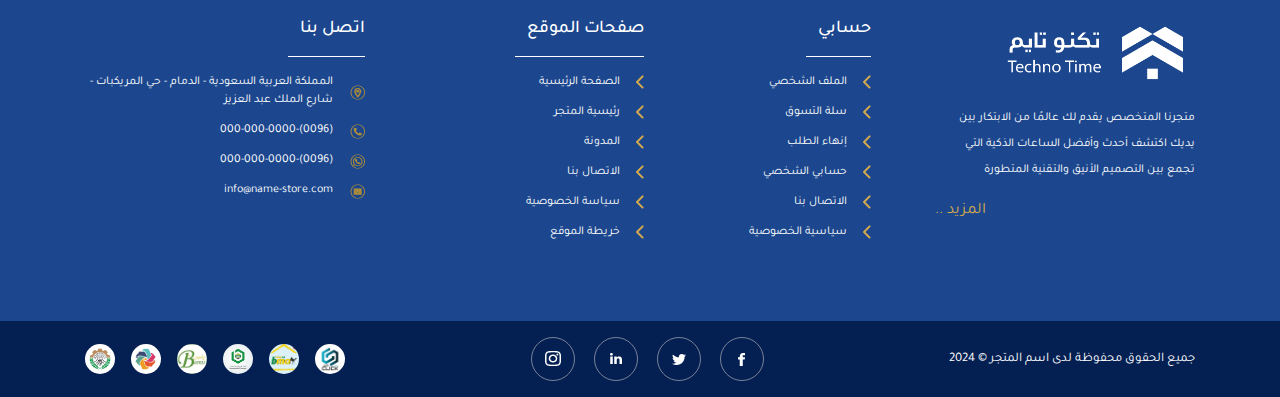
<file: product_details.html>
<!DOCTYPE html>
<html lang="en">

<head>
    <meta charset="UTF-8">
    <meta http-equiv="X-UA-Compatible" content="IE=edge">
    <meta name="viewport" content="width=device-width, initial-scale=1.0">
    <title>Home</title>
    <link rel="stylesheet" href="css/bootstrap-ar.min.css">
    <link rel="stylesheet" href="css/owl.carousel.min.css">
    <link rel="stylesheet" href="css/style.css">

</head>

<body>
    <div class="upper_nav">
        <div class="container-fluid">
            <div class="wrapper d-flex align-items-center justify-content-between">
                <div class="numbers d-flex align-items-center">
                    <div class="inner d-flex align-items-center">
                        <img src="imgs/mobile.png" alt="mobile" />
                        <span>0500000000</span>
                    </div>
                    <div class="separator">|</div>
                    <div class="inner d-flex align-items-center">
                        <img src="imgs/envelpoe.png" alt="envelpoe" />
                        <span> info@name-store.com</span>
                    </div>
                </div>
                <div class="content d-flex align-items-center">
                    <img src="imgs/arrow_right.png" alt="arrow_right">
                    <p>توصيل سريع خلال 48 ساعة من الطلب</p>
                    <img src="imgs/arrow_left.png" alt="arrow_left">
                </div>
                <div class="social d-flex align-items-center">
                    <div class="user d-flex align-items-center">
                        <img src="imgs/user.png" alt="user">
                        <span> تابع طلبك </span>
                    </div>
                    <div class="separator">|</div>
                    <div class="icons d-flex align-items-center">
                        <a href="#"> <img src="imgs/facebook.png" alt=""> </a>
                        <a href="#"> <img src="imgs/x.png" alt=""> </a>
                        <a href="#"> <img src="imgs/linkedin.png" alt=""> </a>
                        <a href="#"> <img src="imgs/instagram.png" alt=""> </a>
                    </div>
                </div>
            </div>
        </div>
    </div>
    <nav class="navbar navbar-expand-lg">
        <div class="container-fluid">
            <a class="navbar-brand" href="#">
                <img src="imgs/logo.png" width="206px" height="69px" />
            </a>
            <button class="navbar-toggler" type="button" data-toggle="collapse" data-target="#navbarSupportedContent"
                aria-controls="navbarSupportedContent" aria-expanded="false" aria-label="Toggle navigation">
                <i class="fas fa-bars"></i>
            </button>

            <div class="collapse navbar-collapse" id="navbarSupportedContent">
                <ul class="navbar-nav mr-auto ml-auto">
                    <li class="nav-item active">
                        <a data-target="ab" class="nav-link" href="#"> الرئيسية <span
                                class="sr-only">(current)</span></a>
                    </li>

                    <li class="nav-item">
                        <a data-target="ms" class="nav-link" href="#">من نحن </a>
                    </li>

                    <li class="nav-item">
                        <a data-target="vi" class="nav-link" href="#">الثلاجات</a>
                    </li>
                    <li class="nav-item">
                        <a data-target="wu" class="nav-link" href="#"> أجهزة كهربائية </a>
                    </li>
                    <li class="nav-item">
                        <a data-target="wu" class="nav-link" href="#"> أجهزة المطابخ </a>
                    </li>
                    <li class="nav-item">
                        <a data-target="wu" class="nav-link" href="#"> الغسالات </a>
                    </li>
                    <li class="nav-item">
                        <a data-target="wu" class="nav-link" href="#"> اتصل بنا </a>
                    </li>
                </ul>
                <div class="cart d-flex align-items-center">
                    <div class="cart_icon position-relative">
                        <img src="imgs/cart.png" alt="cart">
                        <span class="items  position-absolute"> 2 </span>
                    </div>
                    <div class="balance"> 50,000 <span>ر.س</span> </div>
                </div>
            </div>
        </div>
    </nav>

    <section class="bread">
        <div class="container-fluid">
            <div class="bread_inner d-flex align-items-center">
                <div class="links">
                    <h4> صفحة المنتج </h4>
                    <div class="d-flex align-items-center">
                        <a href="#"> تفاصيل المنتج </a>
                        <span>></span>
                        <a href="#"> المنتج </a>
                        <span>></span>
                        <a href="#"> الرئيسية </a>
                    </div>
                </div>
                <div class="prod_name">
                    <span> اسم المنتج </span>
                </div>
            </div>
        </div>
    </section>

    <section class="product_details">
        <div class="container-fluid">
            <div class="product_inner d-flex align-items-start">
                <div class="product_images">
                    <div class="main_img">
                        <img src="imgs/big_product.png" alt="product" />
                        <div class="product_options d-flex flex-column">
                            <a href="#"> <img src="imgs/heart.png" alt="heart" /> </a>
                            <a href="#"> <img src="imgs/share.png" alt="share" /> </a>
                        </div>
                    </div>
                    <div class="thumbnils d-flex justify-content-between align-items-center">
                        <img class="icon_next" src="imgs/icon Next.png" alt="" />
                        <a href="#"> <img src="imgs/1.png" alt=""> </a>
                        <a href="#"> <img src="imgs/1.png" alt=""> </a>
                        <a href="#"> <img src="imgs/1.png" alt=""> </a>
                        <a href="#"> <img src="imgs/1.png" alt=""> </a>
                        <img class="icon_prev" src="imgs/icon Prev.png" alt="" />
                    </div>
                </div>
                <div class="product_data">
                    <div class="heading d-flex align-items-center">
                        <h3> ساعة سمارت ذكية للجوالات </h3>
                        <span>جديد</span>
                    </div>
                    <div class="rating">
                        <img src="imgs/star.png" alt="rating" />
                    </div>
                    <div class="description ">
                        <div class="availablity d-flex align-items-center">
                            <h2> حالة التوفر : </h2>
                            <span>في المخرن </span>
                        </div>
                        <p>
                            شاشة نانو شفافة مقاس 1.83 بوصة، هيكل نحيف مقاس 8.8 مم، تجربة مكالمات بلوتوث ذكية، عمر بطارية
                            طويل الأمد لمدة 12 يومًا، تصنيف IP67 مقاوم للماء، تتبع البيانات الصحية بكل دقة، وتراقب
                            تلقائيًا معدل ضربات القلب وضغط الدم والأكـسجين في الدم والنوم طوال اليوم
                        </p>
                    </div>
                    <div class="prod_options">
                        <h2> خيارات المنتج </h2>
                        <div class="opt">
                            <label for="size"> اختر المقاس </label>
                            <select name="size" class="custom-select">
                                <option selected>مثال لخيارات المقاس هنا او أي خيارات للمنتج </option>
                                <option value="1">One</option>
                                <option value="2">Two</option>
                                <option value="3">Three</option>
                            </select>
                        </div>
                        <div class="opt">
                            <label for="color"> اختر اللون </label>
                            <select name="color" class="custom-select">
                                <option selected>اسود مع الذهبي</option>
                                <option value="1">One</option>
                                <option value="2">Two</option>
                                <option value="3">Three</option>
                            </select>
                        </div>
                    </div>
                    <div class="price">
                        <span class="old"> 378.00 </span>
                        <span class="current"> 375.00 ريال سعودي </span>
                    </div>
                    <div class="share_prod d-flex align-items-center justify-content-between">
                        <span> شارك هذا المنتج </span>
                        <div class="share_options d-flex align-items-center">
                            <a href="#"> <img src="imgs/l.png" alt=""> </a>
                            <a href="#"> <img src="imgs/w.png" alt=""> </a>
                            <a href="#"> <img src="imgs/i.png" alt=""> </a>
                            <a href="#"> <img src="imgs/t.png" alt=""> </a>
                            <a href="#"> <img src="imgs/f.png" alt=""> </a>
                        </div>
                    </div>
                    <div class="add_to_cart d-flex align-items-center justify-content-center">
                        <a href="#"> اضف الى السلة </a>
                        <div class="quantity d-flex align-items-center">
                            <span>الكمية </span>
                            <div class="wrapper d-flex">
                                <div class="inc_dec d-flex flex-column">
                                    <img id="increment" src="imgs/incrementer.png" alt="" />
                                    <img src="imgs/sep.png" alt="">
                                    <img id="decrement" src="imgs/decrementer.png" alt="" />
                                </div>
                                <input id="counter" type="text" />
                            </div>

                        </div>
                    </div>
                    <div class="complete_process">
                        <button> شراء الان </button>
                    </div>

                </div>
            </div>
        </div>
    </section>

    <section class="prod_tabs">
        <div class="container-fluid">
            <ul class="nav nav-tabs" role="tablist">
                <li class="nav-item">
                    <a class="nav-link active" data-toggle="tab" href="#home">تفاصيل المنتج</a>
                </li>
                <li class="nav-item">
                    <a class="nav-link" data-toggle="tab" href="#menu1">التقييمات </a>
                </li>
            </ul>

            <!-- Tab panes -->
            <div class="tab-content">
                <div id="home" class=" tab-pane active">
                    <p>شاشة نانو شفافة مقاس 1.83 بوصة، هيكل نحيف مقاس 8.8 مم، تجربة مكالمات بلوتوث ذكية، عمر بطارية طويل
                        الأمد لمدة 12 يومًا، تصنيف IP67 مقاوم للماء، تتبع البيانات الصحية بكل دقة، وتراقب تلقائيًا معدل
                        ضربات القلب وضغط الدم والأكـسجين في الدم والنوم طوال اليوم. يمكنك التبديل بحرية بين أنماط
                        الاتصال المختلفة، أو تخصيص نمط الاتصال الحصري الخاص بك ليناسب ذوقك. أكثر من 20 وضعًا رياضيًا.
                        تقوم الساعة باختيارات ذكية، حتى تتمكن من ممارسة الرياضة بشكل احترافي. خاصية الاهتزاز للتصوير
                        لتلتقط اللحظات الجميلة في أي مكان وزمان، وتقدم لك أيضًا خاصية المزامنة في الوقت الفعلي مع
                        المكالمات الواردة ورسائل التطبيقات لتذكيرك في الوقت المناسب. تتوافق مع الـهواتف الذكية التي تعمل
                        بنظام تشغيل أندرويد 8.0 فما فوق وiOS 12.0 فما فوق. تتميز بمنبه وساعة التوقيت ومشغل موسيقى وخاصية
                        العثور على الهاتف والمزيد من الخاصيات الأخرى لتجعل حياتك أكثر عملية.
                    </p>
                </div>
                <div id="menu1" class=" tab-pane fade">
                    <p>شاشة نانو شفافة مقاس 1.83 بوصة، هيكل نحيف مقاس 8.8 مم، تجربة مكالمات بلوتوث ذكية، عمر بطارية طويل
                        الأمد لمدة 12 يومًا، تصنيف IP67 مقاوم للماء، تتبع البيانات الصحية بكل دقة، وتراقب تلقائيًا معدل
                        ضربات القلب وضغط الدم والأكـسجين في الدم والنوم طوال اليوم. يمكنك التبديل بحرية بين أنماط
                        الاتصال المختلفة، أو تخصيص نمط الاتصال الحصري الخاص بك ليناسب ذوقك. أكثر من 20 وضعًا رياضيًا.
                        تقوم الساعة باختيارات ذكية، حتى تتمكن من ممارسة الرياضة بشكل احترافي. خاصية الاهتزاز للتصوير
                        لتلتقط اللحظات الجميلة في أي مكان وزمان، وتقدم لك أيضًا خاصية المزامنة في الوقت الفعلي مع
                        المكالمات الواردة ورسائل التطبيقات لتذكيرك في الوقت المناسب. تتوافق مع الـهواتف الذكية التي تعمل
                        بنظام تشغيل أندرويد 8.0 فما فوق وiOS 12.0 فما فوق. تتميز بمنبه وساعة التوقيت ومشغل موسيقى وخاصية
                        العثور على الهاتف والمزيد من الخاصيات الأخرى لتجعل حياتك أكثر عملية.
                    </p>
                </div>
            </div>
        </div>
    </section>


    <section class="new_arrivals related_products">
        <div class="container">
            <div class="main_heading d-flex align-items-center flex-column">
                <span class="d-block"> منتجات ذات صله </span>
                <img src="imgs/line.png" alt="line" />
                <p> بعض المنتجات التى وصلت حديثا</p>
            </div>

            <div class="owl-carousel new_arrivals_owl owl-theme">
                <div class="d-flex flex-column">
                    <img src="imgs/new/1.png" alt="new arrivals" />
                    <div class="poduct_info">
                        <h4> الغسالات </h4>
                        <p> محتوى تعريفي ببعض مواصفات المنتج </p>
                        <span> 180 SR </span>
                    </div>
                    <div class="actions">
                        <a class="button" href="#"> اشتري الان </a>
                        <a href="#"> <img src="imgs/prod_cart.png" alt="cart"></a>
                    </div>
                </div>
                <div class="d-flex flex-column">
                    <img src="imgs/new/2.png" alt="new arrivals" />
                    <div class="poduct_info">
                        <h4> الغسالات </h4>
                        <p> محتوى تعريفي ببعض مواصفات المنتج </p>
                        <span> 180 SR </span>
                    </div>
                    <div class="actions">
                        <a class="button" href="#"> اشتري الان </a>
                        <a href="#"> <img src="imgs/prod_cart.png" alt="cart"></a>
                    </div>
                </div>
                <div class="d-flex flex-column">
                    <img src="imgs/new/3.png" alt="new arrivals" />
                    <div class="poduct_info">
                        <h4> الغسالات </h4>
                        <p> محتوى تعريفي ببعض مواصفات المنتج </p>
                        <span> 180 SR </span>
                    </div>
                    <div class="actions">
                        <a class="button" href="#"> اشتري الان </a>
                        <a href="#"> <img src="imgs/prod_cart.png" alt="cart"></a>
                    </div>
                </div>
                <div class="d-flex flex-column">
                    <img src="imgs/new/4.png" alt="new arrivals" />
                    <div class="poduct_info">
                        <h4> الغسالات </h4>
                        <p> محتوى تعريفي ببعض مواصفات المنتج </p>
                        <span> 180 SR </span>
                    </div>
                    <div class="actions">
                        <a class="button" href="#"> اشتري الان </a>
                        <a href="#"> <img src="imgs/prod_cart.png" alt="cart"></a>
                    </div>
                </div>

            </div>
        </div>
    </section>

    <section class="partners">
        <div class="container">
            <div class="main_heading d-flex align-items-center flex-column">
                <span class="d-block"> العلامات التجارية </span>
                <img src="imgs/line.png" alt="line" />
                <p> بعض المنتجات التى وصلت حديثا</p>
            </div>
            <div class="owl-carousel partners_owl owl-theme">
                <div>
                    <img src="imgs/partner_1.png" alt="">
                </div>
                <div>
                    <img src="imgs/partner_2.png" alt="">
                </div>
                <div>
                    <img src="imgs/partner_3.png" alt="">
                </div>
                <div>
                    <img src="imgs/partner_1.png" alt="">
                </div>
                <div>
                    <img src="imgs/partner_2.png" alt="">
                </div>
                <div>
                    <img src="imgs/partner_3.png" alt="">
                </div>
            </div>
        </div>
    </section>

    <footer>
        <div class="container">
            <div class="inner d-flex align-items-start justify-content-between">
                <div class="right d-flex align-items-start">
                    <div class="footer_logo">
                        <img src="imgs/ligt.png" alt="footer logo" />
                        <p>متجرنا المتخصص يقدم لك عالمًا من الابتكار بين يديك
                            اكتشف أحدث وأفضل الساعات الذكية التي تجمع بين
                            التصميم الأنيق والتقنية المتطورة
                        </p>
                        <span> المزيد .. </span>
                    </div>
                    <div class="footer_links">
                        <h5> حسابي </h5>
                        <div class="link d-flex align-items-center">
                            <img src="imgs/arrow_left.png" alt="arrow_left" />
                            <a href="#"> الملف الشخصي </a>
                        </div>
                        <div class="link d-flex align-items-center">
                            <img src="imgs/arrow_left.png" alt="arrow_left" />
                            <a href="#">سلة التسوق </a>
                        </div>
                        <div class="link d-flex align-items-center">
                            <img src="imgs/arrow_left.png" alt="arrow_left" />
                            <a href="#"> إنهاء الطلب </a>
                        </div>
                        <div class="link d-flex align-items-center">
                            <img src="imgs/arrow_left.png" alt="arrow_left" />
                            <a href="#">حسابي الشخصي </a>
                        </div>
                        <div class="link d-flex align-items-center">
                            <img src="imgs/arrow_left.png" alt="arrow_left" />
                            <a href="#">الاتصال بنا </a>
                        </div>
                        <div class="link d-flex align-items-center">
                            <img src="imgs/arrow_left.png" alt="arrow_left" />
                            <a href="#"> سياسية الخصوصية </a>
                        </div>
                    </div>
                </div>
                <div class="left d-flex align-items-start">
                    <div class="footer_links">
                        <h5> صفحات الموقع </h5>
                        <div class="link d-flex align-items-center">
                            <img src="imgs/arrow_left.png" alt="arrow_left" />
                            <a href="#"> الصفحة الرئيسية </a>
                        </div>
                        <div class="link d-flex align-items-center">
                            <img src="imgs/arrow_left.png" alt="arrow_left" />
                            <a href="#"> رئيسية المتجر </a>
                        </div>
                        <div class="link d-flex align-items-center">
                            <img src="imgs/arrow_left.png" alt="arrow_left" />
                            <a href="#"> المدونة </a>
                        </div>
                        <div class="link d-flex align-items-center">
                            <img src="imgs/arrow_left.png" alt="arrow_left" />
                            <a href="#"> الاتصال بنا </a>
                        </div>
                        <div class="link d-flex align-items-center">
                            <img src="imgs/arrow_left.png" alt="arrow_left" />
                            <a href="#"> سياسة الخصوصية </a>
                        </div>
                        <div class="link d-flex align-items-center">
                            <img src="imgs/arrow_left.png" alt="arrow_left" />
                            <a href="#"> خريطة الموقع </a>
                        </div>
                    </div>
                    <div class="footer_links">
                        <h5> اتصل بنا </h5>
                        <div class="link d-flex align-items-center">
                            <img src="imgs/location.png" alt="location" />
                            <p class="location_p">المملكة العربية السعودية - الدمام - حي المريكبات - شارع الملك عبد
                                العزيز </p>
                        </div>
                        <div class="link d-flex align-items-center">
                            <img src="imgs/phone.png" alt="phone" />
                            <p> (0096)-000-000-0000 </p>
                        </div>
                        <div class="link d-flex align-items-center">
                            <img src="imgs/whatsapp.png" alt="whatsapp" />
                            <p> (0096)-000-000-0000 </p>
                        </div>
                        <div class="link d-flex align-items-center">
                            <img src="imgs/message.png" alt="message" />
                            <p> info@name-store.com </p>
                        </div>
                    </div>
                </div>
            </div>
        </div>

        <div class="lower_footer">
            <div class="container">
                <div class="lower_content d-flex align-items-center justify-content-between">
                    <div class="copy">
                        <p>جميع الحقوق محفوظة لدى اسم المتجر © 2024</p>
                    </div>
                    <div class="social d-flex align-items-center">
                        <a href="#"> <img src="imgs/Group 464.png" alt="facebook"> </a>
                        <a href="#"> <img src="imgs/Group 465.png" alt="twitter'"> </a>
                        <a href="#"> <img src="imgs/Group 466.png" alt="linkedin'"> </a>
                        <a href="#"> <img src="imgs/Group 467.png" alt="instagram'"> </a>
                    </div>
                    <div class="gateway d-flex align-items-center">
                        <img src="imgs/credit.png" alt="cardit" />
                        <img src="imgs/credit_2.jpg" alt="cardit" />
                        <img src="imgs/credit_3.jpg" alt="cardit" />
                        <img src="imgs/credit_4.jpg" alt="cardit" />
                        <img src="imgs/credit_5.jpg" alt="cardit" />
                        <img src="imgs/credit_6.jpg" alt="cardit" />

                    </div>
                </div>
            </div>
        </div>
    </footer>



    <script src="js/jquery-3.2.1.min.js"></script>
    <script src="js/popper.min.js"></script>
    <script src="js/bootstrap.min.js"></script>
    <script src="js/owl.carousel.min.js"></script>
    <script src="js/main.js"></script>
</body>

</html>
</file>
<file: css/style.css>
@import url("https://fonts.googleapis.com/css2?family=Inter&family=Montserrat:wght@600;700&family=Poppins:wght@500&family=Tajawal:wght@400;500;700;800&display=swap");
@font-face {
  font-family: "cairo";
  src: url(../fonts/Cairo-Bold.ttf);
  font-weight: 700;
}
@font-face {
  font-family: "cairo";
  src: url(../fonts/Cairo-Regular.ttf);
  font-weight: normal;
}
@font-face {
  font-family: "cairo";
  src: url(../fonts/Cairo-SemiBold.ttf);
  font-weight: 600;
}
@media (min-width: 1500px) {
  .container-fluid {
    max-width: calc(100% - 130px);
  }
  .container {
    max-width: calc(100% - 345px);
  }
}
h1,
h2,
h3,
h4,
h5,
h6,
p {
  margin: 0;
}

body {
  direction: rtl;
  font-family: "Tajawal", sans-serif;
}

.separator {
  color: #707070;
  margin: 0 16px;
}

.main_heading span {
  color: #0f0f0f;
  margin-bottom: 16px;
  font-size: 30px;
  font-weight: 700;
}
.main_heading img {
  margin-bottom: 14px;
}
.main_heading p {
  font-size: 14px;
  margin-bottom: 50px;
  color: #171E28;
}

.upper_nav {
  background-color: #1C478E;
  color: #ffffff;
  padding: 5px 0;
  font-size: 11px;
}
.upper_nav .numbers .inner {
  gap: 12px;
}
.upper_nav .content {
  gap: 24px;
}
.upper_nav .social .user {
  gap: 8px;
}
.upper_nav .social .icons {
  gap: 28px;
}
@media (max-width: 767px) {
  .upper_nav {
    padding: 12px 0;
  }
  .upper_nav .wrapper {
    flex-wrap: wrap;
    justify-content: center;
  }
  .upper_nav .wrapper .numbers,
  .upper_nav .wrapper .social {
    width: 100%;
    justify-content: center;
  }
  .upper_nav .wrapper .content {
    width: 100%;
    margin: 16px 0;
    justify-content: center;
    gap: 12px;
  }
  .upper_nav .wrapper .separator {
    margin: 0 12px;
  }
  .upper_nav .wrapper .social .user {
    gap: 4px;
  }
  .upper_nav .wrapper .social .icons {
    gap: 12px;
  }
}

.navbar {
  background-color: #ffffff;
  height: 106px;
  padding: 0;
}
@media (max-width: 991px) {
  .navbar {
    padding: 0 15px;
    min-height: 106px;
    height: unset;
  }
}
@media (max-width: 991px) {
  .navbar .navbar-collapse {
    padding: 16px;
  }
}
@media (max-width: 1200px) {
  .navbar .navbar-brand img {
    width: 150px;
  }
}
.navbar .navbar-nav {
  gap: 12px;
}
@media (max-width: 1200px) {
  .navbar .navbar-nav {
    gap: 6px;
  }
}
.navbar .navbar-nav .nav-item .nav-link {
  font-size: 14px;
  color: #0C0C0C;
  text-decoration: none;
  font-weight: bold;
}
.navbar .navbar-nav .nav-item.active .nav-link {
  background-color: #D4AA4D;
  color: #ffffff;
  border-radius: 16px;
  padding: 8px 20px;
}
.navbar .cart {
  gap: 12px;
}
@media (max-width: 991px) {
  .navbar .cart {
    margin-top: 16px;
  }
}
.navbar .cart .cart_icon .items {
  display: flex;
  align-items: center;
  justify-content: center;
  width: 17px;
  height: 17px;
  border-radius: 50%;
  border: 2px solid #ffffff;
  color: #ffffff;
  background-color: #D4AA4D;
  font-size: 10px;
  right: -5px;
  top: -5px;
}
.navbar .cart .balance {
  color: #3F3E41;
  font-size: 14px;
}
.navbar .cart .balance span {
  font-size: 17px;
  color: #3F3E41;
}

.hero {
  height: 710px;
}
@media (max-width: 767px) {
  .hero {
    height: 500px;
  }
}

.quick_links {
  padding: 28px 0;
  background-color: #FBFBFB;
}
.quick_links .container {
  width: calc(100% - 720px);
  max-width: calc(100% - 720px);
}
@media (max-width: 1600px) {
  .quick_links .container {
    max-width: calc(100% - 130px);
    width: calc(100% - 130px);
  }
}
.quick_links .row {
  gap: 22px;
  justify-content: space-between;
}
.quick_links .row .col-lg-3,
.quick_links .row .col-lg-4 {
  padding: 0;
  max-width: 277px;
}
@media (max-width: 1400px) {
  .quick_links .row .col-lg-3,
  .quick_links .row .col-lg-4 {
    max-width: unset;
  }
}
.quick_links .row .col-lg-3 .content,
.quick_links .row .col-lg-4 .content {
  padding: 24px 18px;
  background-color: #F2F2F2;
  transition: 0.3s all ease-in-out;
  gap: 22px;
  border-radius: 12px;
}
.quick_links .row .col-lg-3 .content h4,
.quick_links .row .col-lg-4 .content h4 {
  margin-bottom: 16px;
  font-size: 16px;
  color: #1C478E;
}
.quick_links .row .col-lg-3 .content p,
.quick_links .row .col-lg-4 .content p {
  font-size: 12px;
}
.quick_links .row .col-lg-3 .content:hover,
.quick_links .row .col-lg-4 .content:hover {
  background-color: #1C478E;
}
.quick_links .row .col-lg-3 .content:hover h4,
.quick_links .row .col-lg-4 .content:hover h4 {
  color: #ffffff;
}

.categories {
  padding: 55px 0;
}
.categories .owl-carousel.owl-rtl .owl-item {
  text-align: center;
}
.categories .owl-carousel.owl-rtl .owl-item div {
  color: #ffffff;
  background-color: #1C478E;
  border-radius: 10px;
  padding: 57px 47px;
}
.categories .owl-carousel.owl-rtl .owl-item div img {
  width: 66px;
  margin: 0 auto 44px;
  height: 80px;
}
@media (max-width: 575px) {
  .categories .owl-carousel.owl-rtl .owl-item div img {
    width: 50px;
    height: 60px;
  }
}
.categories .owl-carousel.owl-rtl .owl-item div h4 {
  font-size: 20px;
  font-weight: 500;
}
@media (max-width: 1800px) {
  .categories .owl-carousel.owl-rtl .owl-item div h4 {
    font-size: 15px;
  }
}
@media (max-width: 575px) {
  .categories .owl-carousel.owl-rtl .owl-item div h4 {
    font-size: 13px;
  }
}
.categories .owl-nav {
  position: absolute;
  width: 100%;
  top: 50%;
  display: flex;
  align-items: center;
  justify-content: space-between;
  transform: translateY(-50%);
}
.categories .owl-nav button.owl-prev {
  position: absolute;
  right: -73px;
}
@media (max-width: 1400px) {
  .categories .owl-nav button.owl-prev {
    right: -32px;
  }
}
.categories .owl-nav button {
  outline: none;
}
.categories .owl-nav button.owl-next {
  position: absolute;
  left: -73px;
}
@media (max-width: 1400px) {
  .categories .owl-nav button.owl-next {
    left: -32px;
  }
}
.categories .owl-nav img {
  width: 48px;
}
@media (max-width: 1400px) {
  .categories .owl-nav img {
    width: 35px;
  }
}

.new_arrivals {
  padding: 0 0 56px 0;
}
@media (min-width: 1600px) {
  .new_arrivals .container {
    max-width: calc(100% - 720px);
    width: calc(100% - 720px);
  }
}
.new_arrivals .owl-carousel.owl-rtl .owl-item {
  text-align: center;
}
.new_arrivals .owl-carousel.owl-rtl .owl-item > div {
  color: #212121;
  border-radius: 4px;
  border: 1px solid #DEDEDE;
  padding: 16px 16px 0;
}
.new_arrivals .owl-carousel.owl-rtl .owl-item > div img {
  max-width: 238px;
  margin: 0 auto 28px;
}
.new_arrivals .owl-carousel.owl-rtl .owl-item > div .poduct_info h4 {
  font-size: 18px;
  font-weight: 500;
}
.new_arrivals .owl-carousel.owl-rtl .owl-item > div .poduct_info p {
  font-size: 13px;
}
.new_arrivals .owl-carousel.owl-rtl .owl-item > div .poduct_info span {
  font-size: 14px;
  color: #1C478E;
  font-family: "cairo";
  display: block;
  margin-bottom: 16px;
}
.new_arrivals .owl-carousel.owl-rtl .owl-item > div .actions {
  padding: 14px 0;
  border-top: 1px solid #DEDEDE;
  display: flex !important;
  align-items: center;
  justify-content: space-between;
  gap: 16px;
}
.new_arrivals .owl-carousel.owl-rtl .owl-item > div .actions img {
  width: unset;
  height: 100%;
  margin: 0;
}
.new_arrivals .owl-carousel.owl-rtl .owl-item > div .actions a.button {
  padding: 5px;
  font-size: 14px;
  color: #ffffff;
  text-decoration: none;
  background-color: #1C478E;
  border: 1px solid #0A3377;
  border-radius: 7px;
  flex: 1;
}
.new_arrivals .owl-nav {
  position: absolute;
  width: 100%;
  top: 50%;
  display: flex !important;
  align-items: center;
  justify-content: space-between;
  transform: translateY(-50%);
}
.new_arrivals .owl-nav button.owl-prev {
  position: absolute;
  right: -90px;
}
@media (max-width: 1400px) {
  .new_arrivals .owl-nav button.owl-prev {
    right: -32px;
  }
}
@media (max-width: 1100px) {
  .new_arrivals .owl-nav button.owl-prev {
    display: none;
  }
}
.new_arrivals .owl-nav button {
  outline: none;
}
.new_arrivals .owl-nav button.owl-next {
  position: absolute;
  left: -90px;
}
@media (max-width: 1400px) {
  .new_arrivals .owl-nav button.owl-next {
    left: -32px;
  }
}
@media (max-width: 1100px) {
  .new_arrivals .owl-nav button.owl-next {
    display: none;
  }
}
.new_arrivals .owl-nav img {
  width: 14px;
}

.needs {
  height: 500px;
}
@media (max-width: 767px) {
  .needs {
    height: 300px;
  }
}
@media (max-width: 575px) {
  .needs {
    height: 150px;
  }
}
.needs img {
  max-width: 100%;
  height: 100%;
}

.best_seller {
  padding: 50px 0 74px;
}
@media (min-width: 1600px) {
  .best_seller .container {
    max-width: calc(100% - 720px);
    width: calc(100% - 720px);
  }
}
.best_seller .row {
  row-gap: 46px;
}
.best_seller .content {
  color: #212121;
  border-radius: 4px;
  border: 1px solid #DEDEDE;
  padding: 16px 16px 0;
}
.best_seller .content img {
  max-width: 238px;
  margin: 0 auto 28px;
}
.best_seller .content .poduct_info h4 {
  font-size: 18px;
  font-weight: 500;
}
.best_seller .content .poduct_info p {
  font-size: 13px;
}
.best_seller .content .poduct_info span {
  font-size: 14px;
  color: #1C478E;
  font-family: "cairo";
  display: block;
  margin-bottom: 16px;
}
.best_seller .content .actions {
  padding: 14px 0;
  border-top: 1px solid #DEDEDE;
  display: flex !important;
  align-items: center;
  justify-content: space-between;
  gap: 16px;
}
.best_seller .content .actions img {
  width: unset;
  height: 100%;
  margin: 0;
}
.best_seller .content .actions a.button {
  padding: 5px;
  font-size: 14px;
  color: #ffffff;
  text-decoration: none;
  background-color: #1C478E;
  border: 1px solid #0A3377;
  border-radius: 7px;
  flex: 1;
  text-align: center;
}

.offers {
  position: relative;
  height: 506px;
}
@media (max-width: 767px) {
  .offers {
    height: 300px;
  }
}
@media (max-width: 575px) {
  .offers {
    height: 150px;
  }
}
.offers .main_img {
  height: 100%;
  max-width: 100%;
  position: relative;
  z-index: 2;
}
.offers .shape {
  position: absolute;
  right: 0;
  top: -18%;
}

.special_offers {
  padding: 84px 0;
}

.partners {
  padding: 0 0 75px;
}
.partners .owl-nav {
  display: none !important;
}
.partners .owl-carousel .owl-stage {
  display: flex;
  align-items: center;
}
.partners .owl-carousel .owl-stage .owl-item img {
  width: unset;
}
.partners .owl-carousel .owl-stage .owl-item div {
  display: flex;
  align-items: center;
  justify-content: center;
}

footer {
  background-image: url(../imgs/footer_bg.png);
  background-size: cover;
  background-position: center;
  color: #ffffff;
}
footer .inner {
  padding-top: 183px;
  gap: 160px;
  padding-bottom: 68px;
}
@media (max-width: 1600px) {
  footer .inner {
    gap: 80px;
  }
}
@media (max-width: 991px) {
  footer .inner {
    flex-wrap: wrap;
    gap: 36px;
    padding-top: 64px;
  }
}
footer .inner .right {
  gap: 140px;
}
@media (max-width: 1600px) {
  footer .inner .right {
    gap: 64px;
  }
}
@media (max-width: 575px) {
  footer .inner .right {
    flex-direction: column;
    gap: 36px;
  }
}
footer .inner .right .footer_logo img {
  max-width: 100%;
  margin-bottom: 16px;
}
footer .inner .right .footer_logo p {
  font-size: 12px;
  line-height: 26px;
  margin-bottom: 16px;
  max-width: 260px;
}
footer .inner .right .footer_logo span {
  color: #D4AA4D;
  display: flex;
  justify-content: flex-end;
}
footer .inner .right .footer_links h5 {
  font-size: 18px;
  margin-bottom: 16px;
  padding-bottom: 16px;
  border-bottom: 1px solid #ffffff;
  width: -moz-fit-content;
  width: fit-content;
  padding-inline-end: 12px;
}
footer .inner .right .footer_links .link {
  gap: 16px;
  margin-bottom: 12px;
}
footer .inner .right .footer_links .link a {
  color: #ffffff;
  text-decoration: none;
  font-size: 12px;
}
footer .inner .left {
  gap: 230px;
}
@media (max-width: 1600px) {
  footer .inner .left {
    gap: 150px;
  }
}
@media (max-width: 575px) {
  footer .inner .left {
    flex-direction: column;
    gap: 36px;
  }
}
footer .inner .left .footer_links h5 {
  font-size: 18px;
  margin-bottom: 16px;
  padding-bottom: 16px;
  border-bottom: 1px solid #ffffff;
  width: -moz-fit-content;
  width: fit-content;
  padding-inline-end: 12px;
}
footer .inner .left .footer_links .link {
  gap: 16px;
  margin-bottom: 12px;
}
footer .inner .left .footer_links .link a {
  color: #ffffff;
  text-decoration: none;
  font-size: 12px;
}
footer .inner .left .footer_links .link p {
  font-size: 12px;
}
footer .inner .left .footer_links .link .location_p {
  max-width: 248px;
}
footer .lower_footer {
  background-color: #042052;
  padding: 16px 0;
  color: #ffffff;
}
footer .lower_footer .copy p {
  margin: 0;
  font-size: 13px;
}
footer .lower_footer .social {
  gap: 19px;
}
footer .lower_footer .gateway {
  gap: 16px;
}
footer .lower_footer .gateway img {
  width: 30px;
  height: 30px;
  border-radius: 50%;
}
@media (max-width: 991px) {
  footer .lower_footer .lower_content {
    flex-wrap: wrap;
  }
  footer .lower_footer .lower_content .copy,
  footer .lower_footer .lower_content .social,
  footer .lower_footer .lower_content .gateway {
    width: 100%;
  }
  footer .lower_footer .lower_content .copy,
  footer .lower_footer .lower_content .social {
    margin-bottom: 16px;
  }
  footer .lower_footer .lower_content .copy p,
  footer .lower_footer .lower_content .social p {
    text-align: center;
  }
  footer .lower_footer .lower_content .social,
  footer .lower_footer .lower_content .gateway {
    justify-content: center;
    gap: 16px;
  }
}

.bread {
  height: 350px;
  background-image: url(../imgs/product_bg.png);
  background-size: cover;
  background-repeat: no-repeat;
  background-position: center;
}
@media (max-width: 1500px) {
  .bread {
    height: 250px;
    background-position: left;
  }
}
.bread .container-fluid {
  height: 100%;
}
.bread .container-fluid .bread_inner {
  height: 100%;
}
.bread .container-fluid .bread_inner .links {
  color: #ffffff;
}
.bread .container-fluid .bread_inner .links .d-flex {
  gap: 5px;
}
.bread .container-fluid .bread_inner .links h4 {
  margin-bottom: 24px;
  color: #ffffff;
  font-size: 24px;
  font-weight: 800;
}
@media (max-width: 1500px) {
  .bread .container-fluid .bread_inner .links h4 {
    font-size: 20px;
    margin-bottom: 16px;
  }
}
.bread .container-fluid .bread_inner .links a {
  color: #ffffff;
  font-size: 14px;
  font-weight: 500;
}
@media (max-width: 1500px) {
  .bread .container-fluid .bread_inner .links a {
    font-size: 12px;
  }
}
.bread .container-fluid .bread_inner .prod_name {
  flex-grow: 1;
  text-align: center;
}
.bread .container-fluid .bread_inner .prod_name span {
  font-size: 32px;
  font-weight: 800;
  color: #ffffff;
  margin-inline-end: 110px;
}
@media (max-width: 1500px) {
  .bread .container-fluid .bread_inner .prod_name span {
    margin-inline-end: 0;
    font-size: 24px;
  }
}

.product_details {
  padding: 97px 0 70px;
}
@media (max-width: 1200px) {
  .product_details {
    padding: 36px 0;
  }
}
.product_details .product_inner {
  gap: 64px;
}
@media (max-width: 1500px) {
  .product_details .product_inner {
    gap: 36px;
  }
}
@media (max-width: 1200px) {
  .product_details .product_inner {
    flex-wrap: wrap;
  }
}
.product_details .product_images .main_img {
  position: relative;
  border: 1px solid #DDDDDD;
  padding: 16px;
  border-radius: 8px;
  margin-bottom: 18px;
}
.product_details .product_images .main_img img {
  max-width: 100%;
}
.product_details .product_images .main_img .product_options {
  position: absolute;
  top: 32px;
  right: 25px;
  gap: 30px;
}
@media (max-width: 1500px) {
  .product_details .product_images .main_img .product_options {
    top: 12px;
    right: 12px;
  }
  .product_details .product_images .main_img .product_options img {
    width: 30px;
  }
}
.product_details .product_images .thumbnils {
  gap: 12px;
}
.product_details .product_images .thumbnils a {
  padding: 14px;
  border: 1px solid #DDDDDD;
  border-radius: 8px;
}
.product_details .product_images .thumbnils a img {
  max-width: 100%;
}
@media (max-width: 1500px) {
  .product_details .product_images .thumbnils .icon_prev,
  .product_details .product_images .thumbnils .icon_next {
    display: none;
  }
}
.product_details .product_data {
  margin-top: 20px;
}
.product_details .product_data .heading {
  gap: 24px;
  margin-bottom: 32px;
}
@media (max-width: 767px) {
  .product_details .product_data .heading {
    margin-bottom: 16px;
  }
}
.product_details .product_data .heading h3 {
  font-size: 32px;
  font-weight: 700;
  color: #555555;
}
@media (max-width: 767px) {
  .product_details .product_data .heading h3 {
    font-size: 24px;
  }
}
.product_details .product_data .heading span {
  background-color: #D4AA4D;
  color: #ffffff;
  border-radius: 3px;
  padding: 3px 8px;
  font-size: 14px;
  font-weight: 500;
}
.product_details .product_data .rating {
  margin-bottom: 32px;
}
@media (max-width: 767px) {
  .product_details .product_data .rating {
    margin-bottom: 16px;
  }
}
.product_details .product_data .description .availablity {
  margin-bottom: 32px;
}
@media (max-width: 767px) {
  .product_details .product_data .description .availablity {
    margin-bottom: 16px;
  }
}
.product_details .product_data .description .availablity h2 {
  font-size: 19px;
  color: #555555;
  font-weight: 700;
}
@media (max-width: 767px) {
  .product_details .product_data .description .availablity h2 {
    font-size: 16px;
  }
}
.product_details .product_data .description .availablity span {
  font-weight: 700;
  font-size: 19px;
  color: #239701;
}
@media (max-width: 767px) {
  .product_details .product_data .description .availablity span {
    font-size: 16px;
  }
}
.product_details .product_data .description p {
  font-size: 18px;
  color: #777777;
  font-weight: 500;
  margin-bottom: 45px;
}
@media (max-width: 767px) {
  .product_details .product_data .description p {
    font-size: 14px;
  }
}
.product_details .product_data .prod_options {
  max-width: 625px;
  margin-bottom: 36px;
}
@media (max-width: 767px) {
  .product_details .product_data .prod_options {
    margin-bottom: 24px;
  }
}
.product_details .product_data .prod_options h2 {
  font-size: 19px;
  font-weight: bold;
  color: #555555;
  padding-bottom: 8px;
  border-bottom: 1px solid #DDDDDD;
  margin-bottom: 12px;
}
@media (max-width: 767px) {
  .product_details .product_data .prod_options h2 {
    font-size: 16px;
  }
}
.product_details .product_data .prod_options .opt {
  margin-bottom: 16px;
}
.product_details .product_data .prod_options .opt label {
  font-size: 14px;
  margin-bottom: 8px;
  color: #000;
}
.product_details .product_data .prod_options .opt .custom-select {
  height: 42px;
  background: #fff url(../imgs/select_arrow.png) no-repeat left 28px center;
}
.product_details .product_data .price {
  margin-bottom: 36px;
}
.product_details .product_data .price .old {
  font-family: "Poppins", sans-serif;
  text-decoration: line-through;
  font-size: 25px;
  color: #AAAAAA;
  margin-inline-end: 8px;
  font-weight: 500;
}
@media (max-width: 767px) {
  .product_details .product_data .price .old {
    font-size: 18px;
  }
}
.product_details .product_data .price .current {
  color: #1C478E;
  font-size: 26px;
  font-weight: 700;
}
@media (max-width: 767px) {
  .product_details .product_data .price .current {
    font-size: 18px;
  }
}
.product_details .product_data .share_prod {
  padding: 26px 0;
  border-top: 1px solid #ddd;
  border-bottom: 1px solid #ddd;
  margin-bottom: 42px;
}
@media (max-width: 767px) {
  .product_details .product_data .share_prod {
    flex-wrap: wrap;
  }
}
.product_details .product_data .share_prod span {
  font-size: 20px;
  font-weight: 500;
  color: #555555;
}
@media (max-width: 767px) {
  .product_details .product_data .share_prod span {
    display: block;
    width: 100%;
    margin-bottom: 16px;
  }
}
.product_details .product_data .share_prod .share_options {
  gap: 36px;
}
@media (max-width: 767px) {
  .product_details .product_data .share_prod .share_options {
    gap: 16px;
  }
}
.product_details .product_data .add_to_cart {
  margin-bottom: 50px;
  gap: 59px;
}
@media (max-width: 767px) {
  .product_details .product_data .add_to_cart {
    flex-direction: column-reverse;
  }
}
.product_details .product_data .add_to_cart a {
  background-color: #D4AA4D;
  border-radius: 5px;
  color: #ffffff;
  text-decoration: none;
  display: block;
  padding: 17px 120px;
  font-size: 18px;
  font-weight: 700;
}
@media (max-width: 1500px) {
  .product_details .product_data .add_to_cart a {
    padding: 16px 36px;
  }
}
@media (max-width: 767px) {
  .product_details .product_data .add_to_cart a {
    width: 100%;
    padding: 16px;
    text-align: center;
  }
}
.product_details .product_data .add_to_cart .quantity {
  gap: 12px;
}
.product_details .product_data .add_to_cart .quantity span {
  font-size: 20px;
  color: #555;
}
.product_details .product_data .add_to_cart .quantity .wrapper {
  height: 60px;
}
.product_details .product_data .add_to_cart .quantity .wrapper .inc_dec {
  width: 50px;
  border: 1px solid #ddd;
  border-radius: 0 8px 8px 0;
  align-items: center;
  justify-content: center;
  gap: 12px;
}
.product_details .product_data .add_to_cart .quantity .wrapper input {
  width: 60px;
  height: 100%;
  border: 1px solid #ddd;
  border-radius: 8px 0 0 8px;
  font-weight: 500;
  font-size: 20px;
  font-family: "Poppins", sans-serif;
  text-align: center;
}
.product_details .product_data .complete_process {
  border-radius: 8px;
  height: 60px;
  overflow: hidden;
}
.product_details .product_data .complete_process button {
  background-color: #1C478E;
  color: #ffffff;
  background-color: #1C478E;
  border: none;
  padding: 0;
  margin: 0;
  width: 100%;
  height: 100%;
  text-align: center;
  font-size: 20px;
  font-weight: 700;
}

.prod_tabs {
  padding-bottom: 120px;
}
.prod_tabs .nav-tabs {
  border: none;
  gap: 30px;
}
.prod_tabs .nav-tabs .nav-link {
  padding: 16px 32px;
  border: 1px solid #ddd;
  border-radius: 16px;
  font-weight: 500;
  color: #222222;
}
.prod_tabs .nav-tabs .nav-link.active {
  background-color: #1C478E;
  border: 1px solid #1C478E;
  color: #ffffff;
}
.prod_tabs .tab-content {
  margin-top: 58px;
  background-color: #F9F9F9;
  padding: 54px 36px;
}
@media (max-width: 767px) {
  .prod_tabs .tab-content {
    margin-top: 32px;
    padding: 16px;
  }
}
.prod_tabs .tab-content p {
  font-size: 20px;
  color: #666666;
  font-weight: 500;
}
@media (max-width: 767px) {
  .prod_tabs .tab-content p {
    font-size: 14px;
  }
}

.checkout {
  padding: 80px 0 0;
}
@media (max-width: 1250px) {
  .checkout {
    display: none !important;
  }
}
.checkout .header {
  background-color: #1C478E;
  min-height: 112px;
  padding: 0 406px 0 186px;
  color: #ffffff;
}
@media (max-width: 1750px) {
  .checkout .header {
    padding: 0 190px 0 186px;
  }
}
.checkout .header h3,
.checkout .header span {
  font-size: 32px;
  font-weight: 500;
}

.checkout_data .wrapper {
  gap: 78px;
  justify-content: space-between;
}
@media (max-width: 1750px) {
  .checkout_data .wrapper {
    gap: 40px;
  }
}
@media (max-width: 1250px) {
  .checkout_data .wrapper {
    flex-wrap: wrap;
    flex-direction: column-reverse;
  }
}
.checkout_data .wrapper .account {
  max-width: 968px;
  padding: 76px 0;
}
@media (max-width: 1750px) {
  .checkout_data .wrapper .account {
    max-width: 700px;
  }
}
@media (max-width: 1250px) {
  .checkout_data .wrapper .account {
    max-width: unset;
    padding: 0;
  }
}
.checkout_data .wrapper .account input,
.checkout_data .wrapper .account select {
  border: 1px solid #E0E0E0;
  border-radius: 15px;
  outline: none;
  width: 100%;
  height: 86px;
  margin-bottom: 36px;
  padding: 0 36px;
  font-size: 30px;
}
@media (max-width: 1500px) {
  .checkout_data .wrapper .account input,
  .checkout_data .wrapper .account select {
    height: 65px;
    margin-bottom: 20px;
    font-size: 18px;
  }
}
@media (max-width: 767px) {
  .checkout_data .wrapper .account input,
  .checkout_data .wrapper .account select {
    font-size: 15px;
  }
}
.checkout_data .wrapper .account input::-moz-placeholder, .checkout_data .wrapper .account select::-moz-placeholder {
  font-size: 30px;
  font-weight: 500;
  color: #B2B2B2;
}
.checkout_data .wrapper .account input::placeholder,
.checkout_data .wrapper .account select::placeholder {
  font-size: 30px;
  font-weight: 500;
  color: #B2B2B2;
}
@media (max-width: 1500px) {
  .checkout_data .wrapper .account input::-moz-placeholder, .checkout_data .wrapper .account select::-moz-placeholder {
    font-size: 18px;
  }
  .checkout_data .wrapper .account input::placeholder,
  .checkout_data .wrapper .account select::placeholder {
    font-size: 18px;
  }
}
@media (max-width: 767px) {
  .checkout_data .wrapper .account input::-moz-placeholder, .checkout_data .wrapper .account select::-moz-placeholder {
    font-size: 15px;
  }
  .checkout_data .wrapper .account input::placeholder,
  .checkout_data .wrapper .account select::placeholder {
    font-size: 15px;
  }
}
.checkout_data .wrapper .account select {
  background: #fff url(../imgs/select_arrow.png) no-repeat left 25px center;
  font-size: 30px;
  font-weight: 500;
  color: #B2B2B2;
}
@media (max-width: 1500px) {
  .checkout_data .wrapper .account select {
    height: 65px;
    margin-bottom: 20px;
    font-size: 18px;
  }
}
@media (max-width: 767px) {
  .checkout_data .wrapper .account select {
    font-size: 15px;
  }
}
.checkout_data .wrapper .account .save {
  display: flex;
  align-items: center;
  margin-bottom: 57px;
  gap: 15px;
}
@media (max-width: 1500px) {
  .checkout_data .wrapper .account .save {
    margin-bottom: 36px;
  }
}
.checkout_data .wrapper .account .save input {
  width: 25px;
  height: 25px;
  margin: 0;
}
.checkout_data .wrapper .account .save label {
  font-size: 30px;
  color: #707070;
  margin: 0;
}
@media (max-width: 1500px) {
  .checkout_data .wrapper .account .save label {
    font-size: 20px;
  }
}
.checkout_data .wrapper .account button {
  background-color: #1C478E;
  color: #ffffff;
  height: 112px;
  text-align: center;
  font-size: 30px;
  font-weight: 700;
  border: none;
  padding: 0;
  margin: 0;
}
@media (max-width: 1500px) {
  .checkout_data .wrapper .account button {
    height: 80px;
    font-size: 24px;
  }
}
.checkout_data .wrapper .prods {
  padding-inline-start: 50px;
  border-right: 1px solid #E0E0E0;
  flex: 1;
}
@media (max-width: 1250px) {
  .checkout_data .wrapper .prods {
    border: none;
    padding-inline-start: 0;
    width: 100%;
  }
}
.checkout_data .wrapper .prods .wrapper {
  padding-top: 59px;
}
.checkout_data .wrapper .prods .product {
  gap: 28px;
  background-color: #F7F7F7;
  padding: 16px;
  margin-bottom: 40px;
  align-items: flex-start;
}
@media (max-width: 575px) {
  .checkout_data .wrapper .prods .product {
    flex-wrap: wrap;
  }
}
.checkout_data .wrapper .prods .product h4 {
  color: #262626;
  font-size: 20px;
  font-weight: 500;
  margin-bottom: 36px;
}
.checkout_data .wrapper .prods .product .size,
.checkout_data .wrapper .prods .product .color {
  font-size: 20px;
  font-weight: 500;
  margin-bottom: 24px;
}
.checkout_data .wrapper .prods .product .size h5,
.checkout_data .wrapper .prods .product .color h5 {
  color: #D4AA4D;
}
.checkout_data .wrapper .prods .product .price {
  font-family: "Montserrat", sans-serif;
  font-weight: 600;
  color: #1C478E;
  font-size: 25px;
}
.checkout_data .wrapper .prods .total {
  margin-top: 12px;
  padding: 30px 0;
  border-top: 1px solid #B2B2B2;
  border-bottom: 1px solid #B2B2B2;
}
.checkout_data .wrapper .prods .total .tot h4,
.checkout_data .wrapper .prods .total .del h4 {
  color: #262626;
  font-size: 25px;
  font-weight: 500;
}
.checkout_data .wrapper .prods .total .tot span,
.checkout_data .wrapper .prods .total .del span {
  font-family: "Montserrat", sans-serif;
  color: #B2B2B2;
  font-weight: 600;
  font-size: 25px;
}
.checkout_data .wrapper .prods .total .tot {
  margin-bottom: 16px;
}
.checkout_data .wrapper .prods .sub {
  margin-top: 20px;
  padding-bottom: 32px;
}
.checkout_data .wrapper .prods .sub h3 {
  font-size: 30px;
  font-weight: 700;
}
@media (max-width: 1250px) {
  .checkout_data .wrapper .prods .sub h3 {
    font-size: 24px;
  }
}
.checkout_data .wrapper .prods .sub span {
  color: #1C478E;
  font-size: 30px;
  font-weight: 700;
}
@media (max-width: 1250px) {
  .checkout_data .wrapper .prods .sub span {
    font-size: 24px;
  }
}
.checkout_data .wrapper .prods .sub span span {
  font-family: "Montserrat", sans-serif;
}

.hero_art {
  height: 800px;
}
@media (max-width: 1400px) {
  .hero_art {
    height: 800px;
  }
}
@media (max-width: 767px) {
  .hero_art {
    height: auto;
  }
}
@media (max-width: 425px) {
  .hero_art {
    height: 380px;
  }
}
.hero_art img {
  height: 100%;
  width: 100%;
}

.main_wrapper {
  max-width: 800px;
  margin: auto;
}
.main_wrapper .container {
  width: 100%;
  max-width: 100%;
}

.art_page {
  padding: 8px 0;
  background-color: transparent;
}
.art_page .prod_name {
  margin-bottom: 8px;
}
@media (max-width: 767px) {
  .art_page .prod_name {
    flex-direction: column;
    align-items: flex-start !important;
    gap: 4px;
  }
}
.art_page .prod_name h3 {
  font-size: 20px;
  font-weight: 700;
  color: #131313;
}
@media (max-width: 575px) {
  .art_page .prod_name h3 {
    font-size: 14px;
  }
}
.art_page .prod_name span {
  color: #D4AA4D;
  font-size: 20px;
  font-weight: 700;
}
@media (max-width: 575px) {
  .art_page .prod_name span {
    font-size: 14px;
  }
}
.art_page .money_back {
  background-color: #D4AA4D;
  padding: 6px 12px 12px 12px;
  gap: 8px;
  border-radius: 12px;
  color: #ffffff;
  font-size: 14px;
  margin-bottom: 8px;
  width: -moz-fit-content;
  width: fit-content;
}
@media (max-width: 575px) {
  .art_page .money_back {
    padding: 4px 12px 4px 12px;
  }
  .art_page .money_back img {
    width: 15px;
  }
  .art_page .money_back span {
    font-size: 13px;
  }
}
.art_page .row {
  gap: 8px;
  padding-top: 16px;
  border-top: 2px solid #F5F5F5;
}
@media (max-width: 767px) {
  .art_page .row {
    flex-wrap: wrap;
    padding: 0 15px;
    padding-top: 16px;
  }
}
.art_page .row .col-lg-4 {
  max-width: unset;
  flex: 1;
}
.art_page .row .col-lg-4 .content {
  gap: 12px;
}
@media (max-width: 767px) {
  .art_page .row .col-lg-4 .content {
    gap: 8px;
    background-color: transparent;
    padding: 0;
  }
  .art_page .row .col-lg-4 .content img {
    width: 30px;
    height: 30px;
  }
  .art_page .row .col-lg-4 .content .inner h4 {
    margin: 0;
  }
  .art_page .row .col-lg-4 .content .inner p {
    display: none;
  }
}
@media (max-width: 575px) {
  .art_page .row .col-lg-4.last {
    width: 100%;
    max-width: 100%;
    flex: unset;
    margin-top: 0px;
  }
  .art_page .row .col-lg-4.last .content {
    justify-content: center;
  }
}
@media (max-width: 575px) {
  .art_page .row .col-lg-4:nth-child(2) .content {
    justify-content: flex-end;
  }
}

.order {
  background-color: #F3F3F3;
  padding: 44px 0;
  border-radius: 8px;
  padding-bottom: 136px;
}
.order h4 {
  background-color: #1C478E;
  color: #ffffff;
  font-weight: 500;
  font-size: 20px;
  text-align: center;
  padding: 14px;
  border-radius: 4px;
  margin-bottom: 36px;
}
@media (max-width: 575px) {
  .order h4 {
    font-size: 14px;
  }
}
.order .inner form label {
  font-size: 20px;
  font-weight: 500;
  margin-bottom: 30px;
  color: #131313;
}
.order .inner form .col-md-6, .order .inner form .col-md-12 {
  margin-bottom: 30px;
}
@media (max-width: 767px) {
  .order .inner form .col-md-6, .order .inner form .col-md-12 {
    margin-bottom: 20px;
  }
}
.order .inner form input {
  width: 100%;
  outline: none;
  background-color: #ffffff;
  height: 65px;
  border: 1px solid #E0E0E0;
  border-radius: 15px;
  padding: 16px 32px;
  font-size: 22px;
}
@media (max-width: 767px) {
  .order .inner form input {
    padding: 16px;
  }
}
.order .inner form input::-moz-placeholder {
  color: #B2B2B2;
  font-size: 22px;
  font-weight: 500;
}
.order .inner form input::placeholder {
  color: #B2B2B2;
  font-size: 22px;
  font-weight: 500;
}
@media (max-width: 767px) {
  .order .inner form input::-moz-placeholder {
    font-size: 15px;
  }
  .order .inner form input::placeholder {
    font-size: 15px;
  }
}
.order .inner form span.error {
  color: #dc0d08;
  margin: 5px 0 0;
  font-weight: 600;
  display: block;
  font-size: 14px;
}
.order .inner form ul li {
  display: flex;
  align-items: flex-start;
  padding: 40px 24px 16px 16px;
  background-color: #ffffff;
  border-radius: 10px;
  margin-bottom: 32px;
  position: relative;
}
.order .inner form ul li input {
  position: absolute;
  width: 100%;
  height: 100%;
  opacity: 0;
  right: 0;
  top: 0;
}
.order .inner form ul li .layer {
  display: flex;
  align-items: flex-start;
  gap: 28px;
}
.order .inner form ul li .layer .check {
  width: 38px;
  height: 38px;
  border-radius: 50%;
  background-color: #F1F1F1;
  display: flex;
  align-items: center;
  justify-content: center;
}
.order .inner form ul li .layer .check img {
  display: none;
}
.order .inner form ul li .layer .left h3 {
  font-size: 20px;
  font-weight: 500;
  color: #131313;
  margin-bottom: 8px;
}
.order .inner form ul li .layer .left span {
  color: #1C478E;
  font-size: 18px;
}
.order .inner form ul li.most {
  margin-top: 60px;
  background-color: #D4AA4D;
}
.order .inner form ul li.most .left h3,
.order .inner form ul li.most .left span {
  color: #ffffff !important;
}
.order .inner form ul li.most .most_badge {
  position: absolute;
  right: 0;
  top: -28px;
  background-color: #1C478E;
  color: #ffffff;
  border-radius: 20px 0 0 0;
  height: 28px;
  font-size: 14px;
  width: 116px;
  display: flex;
  align-items: center;
  justify-content: center;
}
.order .inner form ul li.active .check {
  background-color: #34A853;
}
.order .inner form ul li.active .check img {
  display: block;
}
.order .inner form button {
  background-color: #1C478E;
  color: #ffffff;
  width: 100%;
  border: none;
  outline: none;
  padding: 24px;
  font-size: 22px;
  font-weight: 700;
  margin-top: 21px;
}
@media (max-width: 575px) {
  .order .inner form button {
    padding: 16px;
    font-size: 16px;
  }
}

.min_footer {
  padding: 4px 0 4px;
  background-color: #ffffff;
  position: fixed;
  bottom: 0;
  width: 100%;
  left: 50%;
  max-width: 800px;
  margin: auto;
  transform: translateX(-50%);
  z-index: 888;
}
.min_footer .links {
  margin-bottom: 32px;
}
@media (max-width: 575px) {
  .min_footer .links {
    flex-direction: column;
    gap: 12px;
  }
}
.min_footer .links a {
  color: #818181;
  font-size: 20px;
  font-weight: 500;
}
.min_footer .ord {
  background-color: #D4AA4D !important;
  color: #ffffff !important;
  width: 100%;
  display: block;
  padding: 24px !important;
  font-size: 22px !important;
  font-weight: bold;
  text-align: center;
  box-shadow: 0 0 5px #ccc;
  animation: shake 6s linear infinite;
  animation-delay: 1s;
  -webkit-animation-delay: 1s;
  border-radius: 16px;
}
@media (max-width: 575px) {
  .min_footer .ord {
    padding: 16px !important;
    font-size: 16px !important;
  }
}

@keyframes shake {
  0%, 100%, 2%, 4%, 6%, 8% {
    transform: rotate(0);
  }
  1%, 5% {
    transform: rotate(5deg);
  }
  3%, 7% {
    transform: rotate(-5deg);
  }
}/*# sourceMappingURL=style.css.map */
</file>
